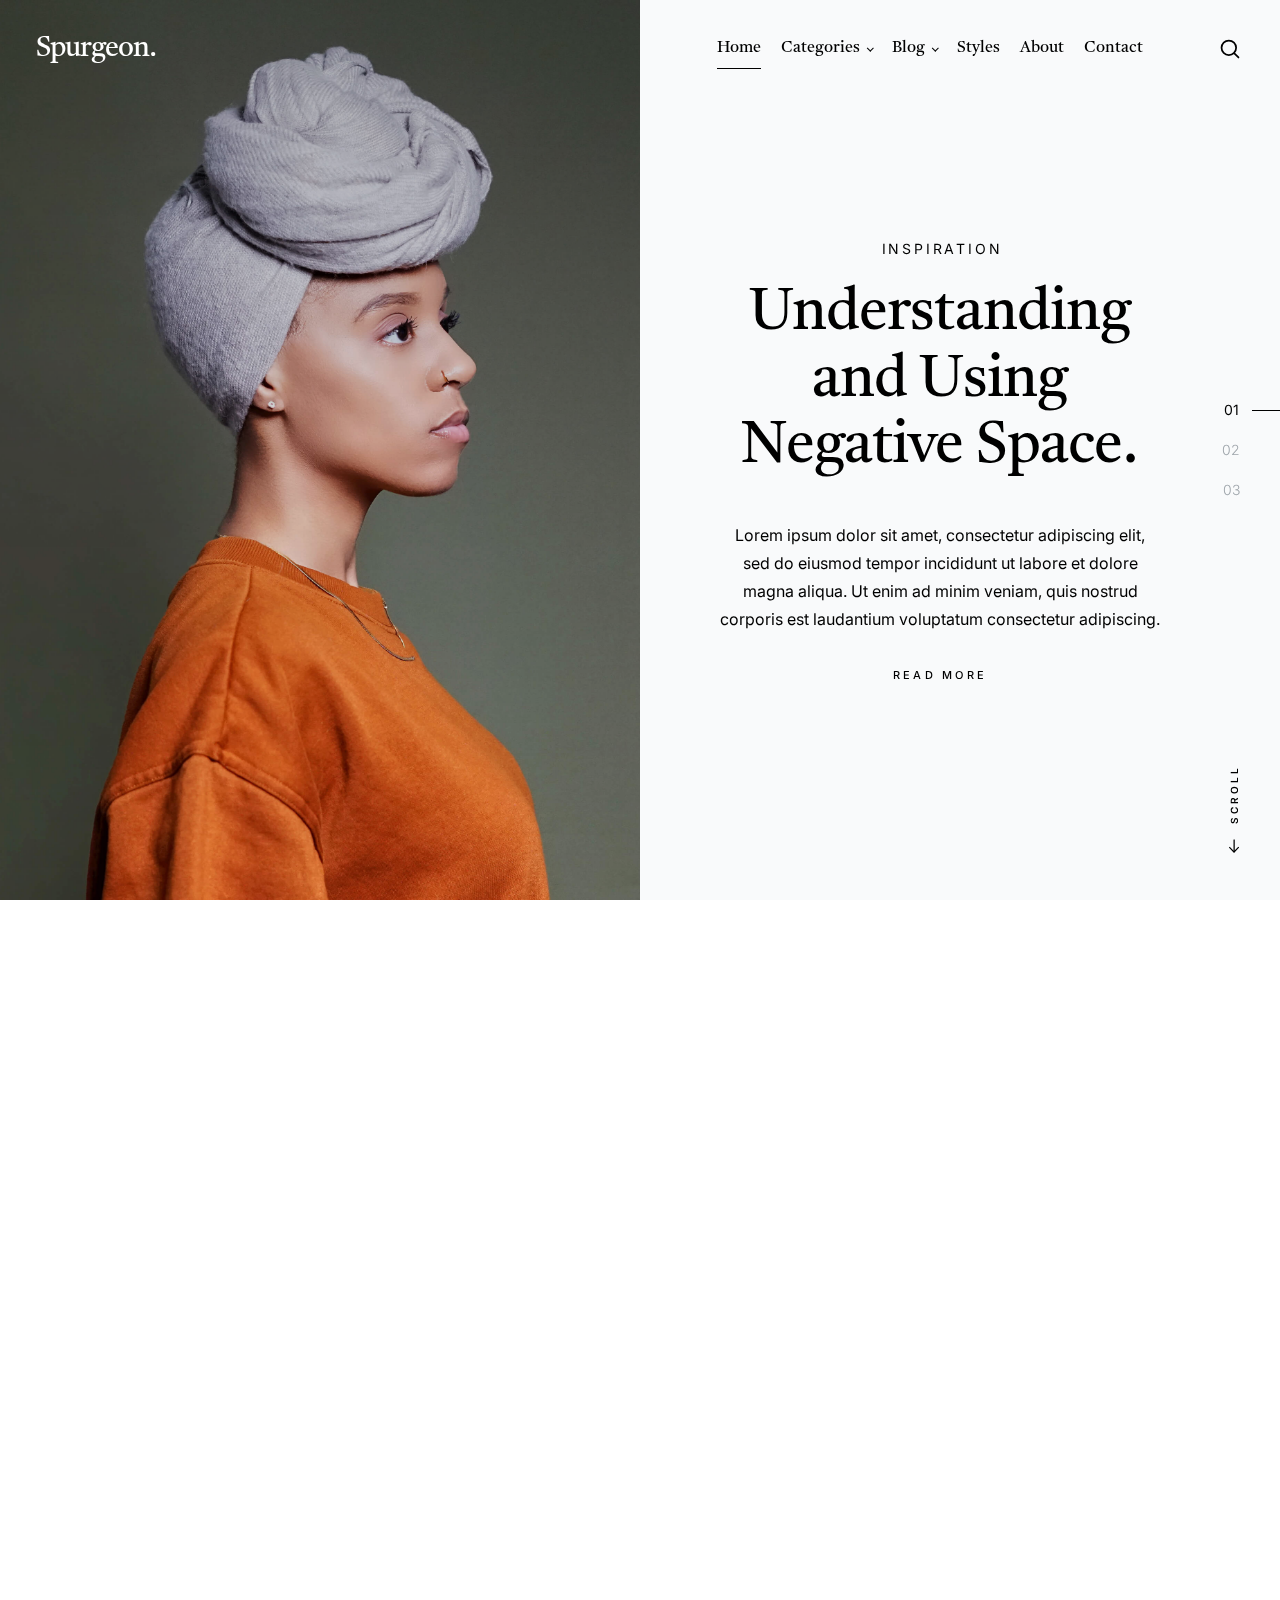
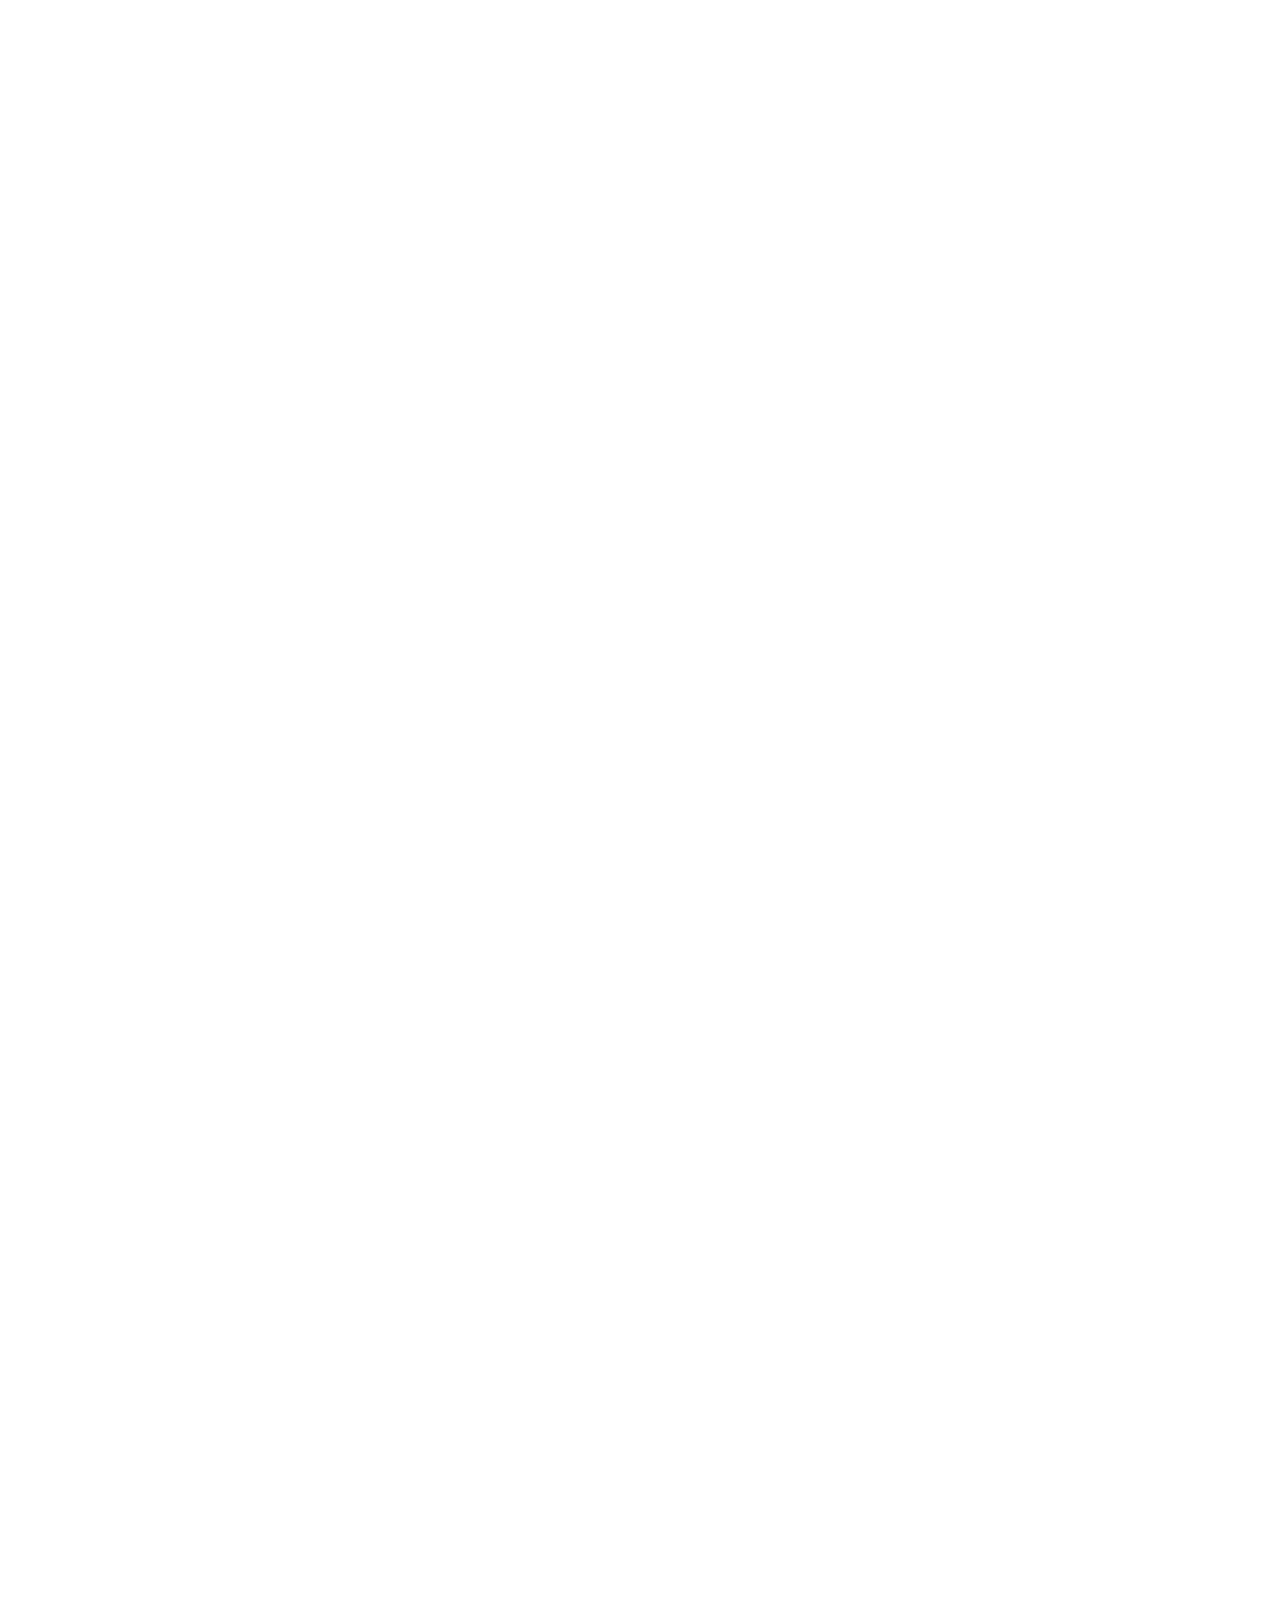
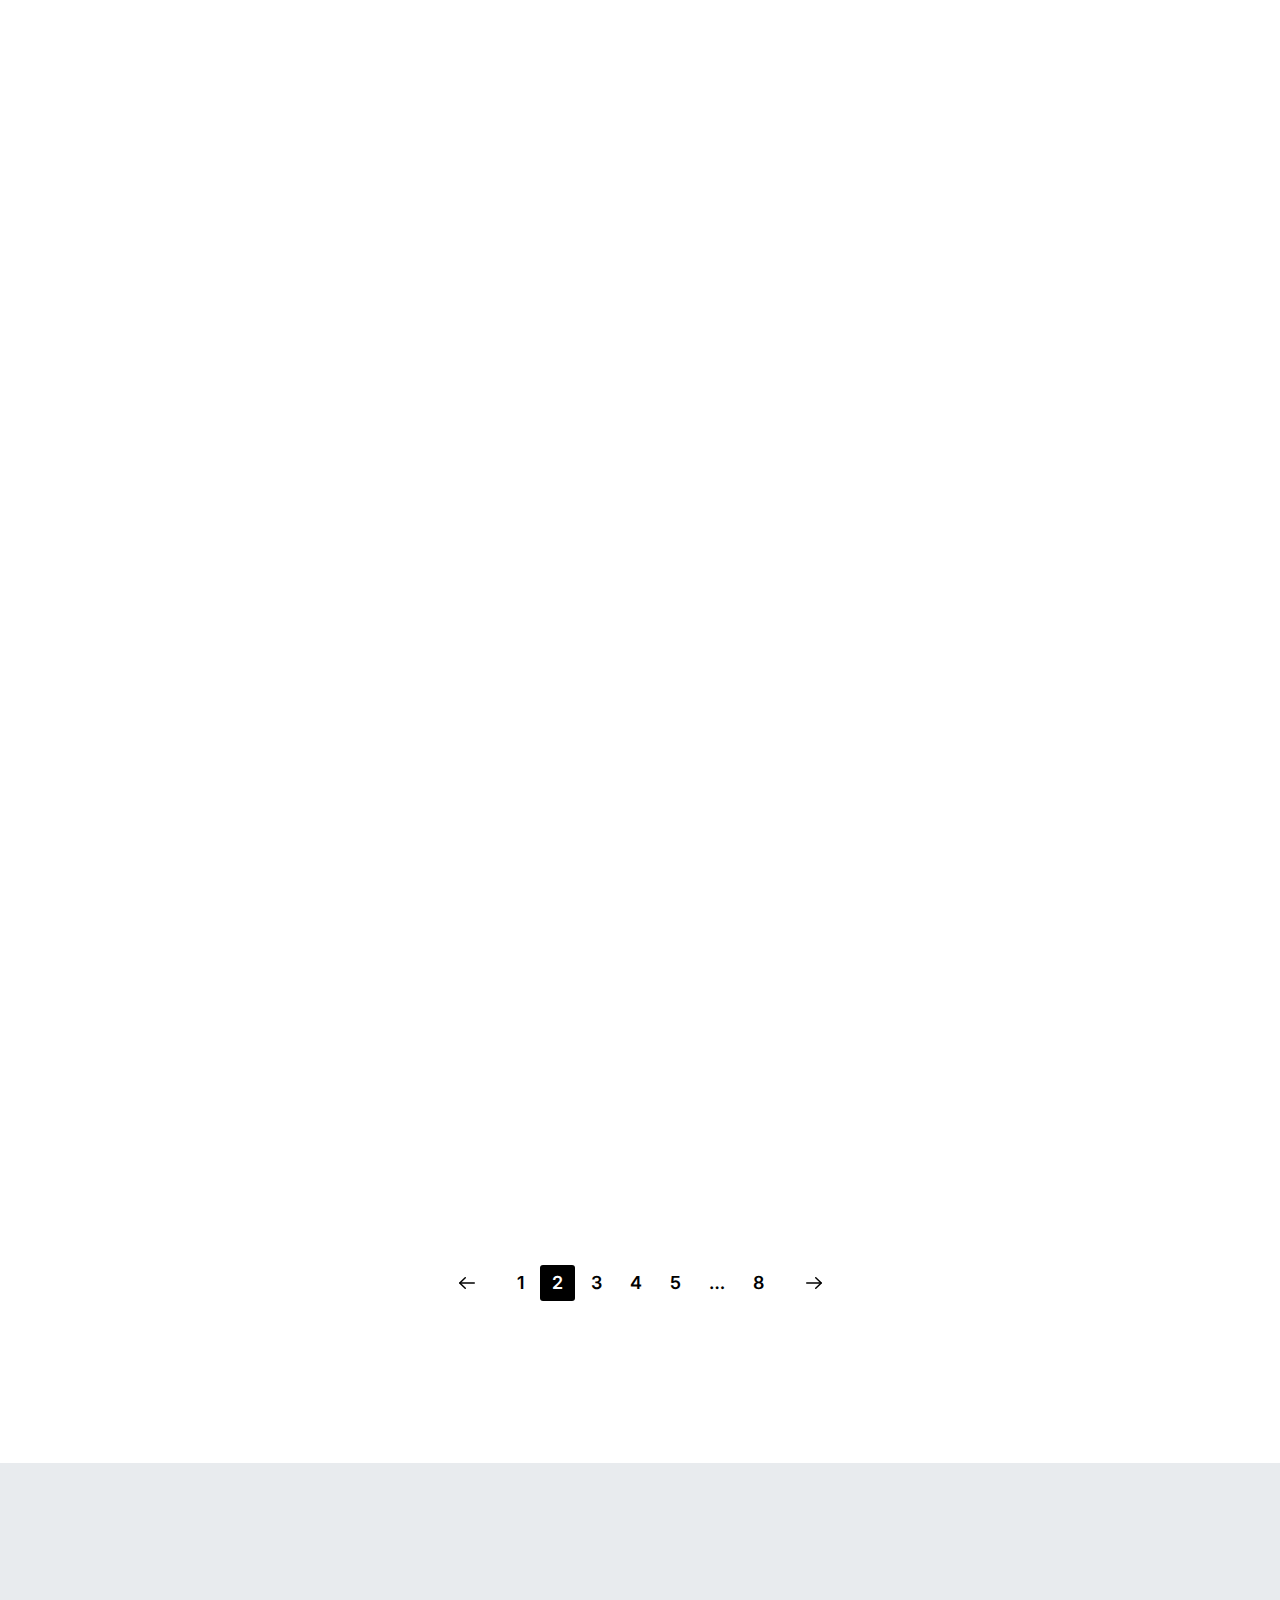
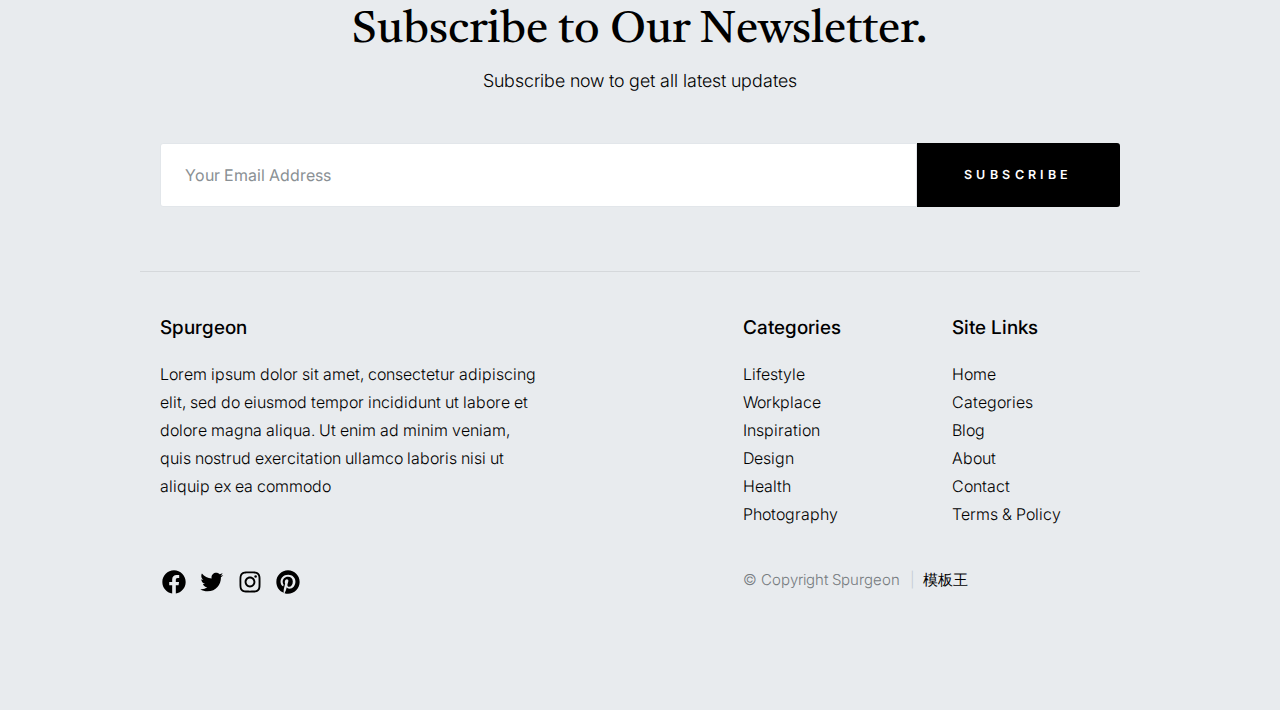
<file: index.html>
<!DOCTYPE html>
<html lang="en">
  <head>
    <meta charset="UTF-8">
    <link rel="icon" href="./favicon.ico">
    <meta name="viewport" content="width=device-width, initial-scale=1.0">
    <title>Vite App</title>
    <script type="module" crossorigin src="./assets/index-42d57b40.js"></script>
    <link rel="stylesheet" href="./assets/index-dc67b845.css">
  </head>
  <body id="top">
    <div id="app"></div>
    
    <script type="module" src="./main.js"></script>
    <script src="./plugins.js"></script>

  </body>
</html>
</file>
<file: assets/index-dc67b845.css>
@import"https://fonts.googleapis.com/css2?family=Castoro:ital@0;1&family=Inter:wght@300;400;500;600;700&display=swap";code[class*=language-],pre[class*=language-]{color:#f8f8f2;background:none;text-shadow:0 1px rgba(0,0,0,.3);font-family:var(--font-mono);font-size:calc(var(--text-size) * .9444);text-align:left;white-space:pre;word-spacing:normal;word-break:normal;word-wrap:normal;line-height:var(--vspace-1);-moz-tab-size:4;-o-tab-size:4;tab-size:4;-webkit-hyphens:none;-moz-hyphens:none;-ms-hyphens:none;hyphens:none}pre[class*=language-]{padding:var(--vspace-0_5) 0 var(--vspace-1);margin:var(--vspace-1) 0;overflow:auto}:not(pre)>code[class*=language-],pre[class*=language-]{background:#272822}:not(pre)>code[class*=language-]{padding:.1em;white-space:normal}.token.comment,.token.prolog,.token.doctype,.token.cdata{color:#708090}.token.punctuation{color:#f8f8f2}.token.namespace{opacity:.7}.token.property,.token.tag,.token.constant,.token.symbol,.token.deleted{color:#f92672}.token.boolean,.token.number{color:#ae81ff}.token.selector,.token.attr-name,.token.string,.token.char,.token.builtin,.token.inserted{color:#a6e22e}.token.operator,.token.entity,.token.url,.language-css .token.string,.style .token.string,.token.variable{color:#f8f8f2}.token.atrule,.token.attr-value,.token.function,.token.class-name{color:#e6db74}.token.keyword{color:#66d9ef}.token.regex,.token.important{color:#fd971f}.token.important,.token.bold{font-weight:700}.token.italic{font-style:italic}.token.entity{cursor:help}@font-face{font-family:swiper-icons;src:url(data:application/font-woff;charset=utf-8;base64,\ [base64]//wADZ2x5ZgAAAywAAADMAAAD2MHtryVoZWFkAAABbAAAADAAAAA2E2+eoWhoZWEAAAGcAAAAHwAAACQC9gDzaG10eAAAAigAAAAZAAAArgJkABFsb2NhAAAC0AAAAFoAAABaFQAUGG1heHAAAAG8AAAAHwAAACAAcABAbmFtZQAAA/gAAAE5AAACXvFdBwlwb3N0AAAFNAAAAGIAAACE5s74hXjaY2BkYGAAYpf5Hu/j+W2+MnAzMYDAzaX6QjD6/4//Bxj5GA8AuRwMYGkAPywL13jaY2BkYGA88P8Agx4j+/8fQDYfA1AEBWgDAIB2BOoAeNpjYGRgYNBh4GdgYgABEMnIABJzYNADCQAACWgAsQB42mNgYfzCOIGBlYGB0YcxjYGBwR1Kf2WQZGhhYGBiYGVmgAFGBiQQkOaawtDAoMBQxXjg/wEGPcYDDA4wNUA2CCgwsAAAO4EL6gAAeNpj2M0gyAACqxgGNWBkZ2D4/wMA+xkDdgAAAHjaY2BgYGaAYBkGRgYQiAHyGMF8FgYHIM3DwMHABGQrMOgyWDLEM1T9/w8UBfEMgLzE////P/5//f/V/xv+r4eaAAeMbAxwIUYmIMHEgKYAYjUcsDAwsLKxc3BycfPw8jEQA/[base64]/uznmfPFBNODM2K7MTQ45YEAZqGP81AmGGcF3iPqOop0r1SPTaTbVkfUe4HXj97wYE+yNwWYxwWu4v1ugWHgo3S1XdZEVqWM7ET0cfnLGxWfkgR42o2PvWrDMBSFj/IHLaF0zKjRgdiVMwScNRAoWUoH78Y2icB/yIY09An6AH2Bdu/UB+yxopYshQiEvnvu0dURgDt8QeC8PDw7Fpji3fEA4z/PEJ6YOB5hKh4dj3EvXhxPqH/SKUY3rJ7srZ4FZnh1PMAtPhwP6fl2PMJMPDgeQ4rY8YT6Gzao0eAEA409DuggmTnFnOcSCiEiLMgxCiTI6Cq5DZUd3Qmp10vO0LaLTd2cjN4fOumlc7lUYbSQcZFkutRG7g6JKZKy0RmdLY680CDnEJ+UMkpFFe1RN7nxdVpXrC4aTtnaurOnYercZg2YVmLN/d/gczfEimrE/fs/bOuq29Zmn8tloORaXgZgGa78yO9/cnXm2BpaGvq25Dv9S4E9+5SIc9PqupJKhYFSSl47+Qcr1mYNAAAAeNptw0cKwkAAAMDZJA8Q7OUJvkLsPfZ6zFVERPy8qHh2YER+3i/BP83vIBLLySsoKimrqKqpa2hp6+jq6RsYGhmbmJqZSy0sraxtbO3sHRydnEMU4uR6yx7JJXveP7WrDycAAAAAAAH//wACeNpjYGRgYOABYhkgZgJCZgZNBkYGLQZtIJsFLMYAAAw3ALgAeNolizEKgDAQBCchRbC2sFER0YD6qVQiBCv/H9ezGI6Z5XBAw8CBK/m5iQQVauVbXLnOrMZv2oLdKFa8Pjuru2hJzGabmOSLzNMzvutpB3N42mNgZGBg4GKQYzBhYMxJLMlj4GBgAYow/P/PAJJhLM6sSoWKfWCAAwDAjgbRAAB42mNgYGBkAIIbCZo5IPrmUn0hGA0AO8EFTQAA) format("woff");font-weight:400;font-style:normal}:root{--swiper-theme-color: #007aff}.swiper-container{margin-left:auto;margin-right:auto;position:relative;overflow:hidden;list-style:none;padding:0;z-index:1}.swiper-container-vertical>.swiper-wrapper{flex-direction:column}.swiper-wrapper{position:relative;width:100%;height:100%;z-index:1;display:flex;transition-property:transform;box-sizing:content-box}.swiper-container-android .swiper-slide,.swiper-wrapper{transform:translateZ(0)}.swiper-container-multirow>.swiper-wrapper{flex-wrap:wrap}.swiper-container-multirow-column>.swiper-wrapper{flex-wrap:wrap;flex-direction:column}.swiper-container-free-mode>.swiper-wrapper{transition-timing-function:ease-out;margin:0 auto}.swiper-slide{flex-shrink:0;width:100%;height:100%;position:relative;transition-property:transform}.swiper-slide-invisible-blank{visibility:hidden}.swiper-container-autoheight,.swiper-container-autoheight .swiper-slide{height:auto}.swiper-container-autoheight .swiper-wrapper{align-items:flex-start;transition-property:transform,height}.swiper-container-3d{perspective:1200px}.swiper-container-3d .swiper-wrapper,.swiper-container-3d .swiper-slide,.swiper-container-3d .swiper-slide-shadow-left,.swiper-container-3d .swiper-slide-shadow-right,.swiper-container-3d .swiper-slide-shadow-top,.swiper-container-3d .swiper-slide-shadow-bottom,.swiper-container-3d .swiper-cube-shadow{transform-style:preserve-3d}.swiper-container-3d .swiper-slide-shadow-left,.swiper-container-3d .swiper-slide-shadow-right,.swiper-container-3d .swiper-slide-shadow-top,.swiper-container-3d .swiper-slide-shadow-bottom{position:absolute;left:0;top:0;width:100%;height:100%;pointer-events:none;z-index:10}.swiper-container-3d .swiper-slide-shadow-left{background-image:linear-gradient(to left,rgba(0,0,0,.5),rgba(0,0,0,0))}.swiper-container-3d .swiper-slide-shadow-right{background-image:linear-gradient(to right,rgba(0,0,0,.5),rgba(0,0,0,0))}.swiper-container-3d .swiper-slide-shadow-top{background-image:linear-gradient(to top,rgba(0,0,0,.5),rgba(0,0,0,0))}.swiper-container-3d .swiper-slide-shadow-bottom{background-image:linear-gradient(to bottom,rgba(0,0,0,.5),rgba(0,0,0,0))}.swiper-container-css-mode>.swiper-wrapper{overflow:auto;scrollbar-width:none;-ms-overflow-style:none}.swiper-container-css-mode>.swiper-wrapper::-webkit-scrollbar{display:none}.swiper-container-css-mode>.swiper-wrapper>.swiper-slide{scroll-snap-align:start start}.swiper-container-horizontal.swiper-container-css-mode>.swiper-wrapper{scroll-snap-type:x mandatory}.swiper-container-vertical.swiper-container-css-mode>.swiper-wrapper{scroll-snap-type:y mandatory}:root{--swiper-navigation-size: 44px}.swiper-button-prev,.swiper-button-next{position:absolute;top:50%;width:calc(var(--swiper-navigation-size) / 44 * 27);height:var(--swiper-navigation-size);margin-top:calc(-1 * var(--swiper-navigation-size) / 2);z-index:10;cursor:pointer;display:flex;align-items:center;justify-content:center;color:var(--swiper-navigation-color, var(--swiper-theme-color))}.swiper-button-prev.swiper-button-disabled,.swiper-button-next.swiper-button-disabled{opacity:.35;cursor:auto;pointer-events:none}.swiper-button-prev:after,.swiper-button-next:after{font-family:swiper-icons;font-size:var(--swiper-navigation-size);text-transform:none!important;letter-spacing:0;text-transform:none;font-variant:initial;line-height:1}.swiper-button-prev,.swiper-container-rtl .swiper-button-next{left:10px;right:auto}.swiper-button-prev:after,.swiper-container-rtl .swiper-button-next:after{content:"prev"}.swiper-button-next,.swiper-container-rtl .swiper-button-prev{right:10px;left:auto}.swiper-button-next:after,.swiper-container-rtl .swiper-button-prev:after{content:"next"}.swiper-button-prev.swiper-button-white,.swiper-button-next.swiper-button-white{--swiper-navigation-color: #ffffff}.swiper-button-prev.swiper-button-black,.swiper-button-next.swiper-button-black{--swiper-navigation-color: #000000}.swiper-button-lock{display:none}.swiper-pagination{position:absolute;text-align:center;transition:.3s opacity;transform:translateZ(0);z-index:10}.swiper-pagination.swiper-pagination-hidden{opacity:0}.swiper-pagination-fraction,.swiper-pagination-custom,.swiper-container-horizontal>.swiper-pagination-bullets{bottom:10px;left:0;width:100%}.swiper-pagination-bullets-dynamic{overflow:hidden;font-size:0}.swiper-pagination-bullets-dynamic .swiper-pagination-bullet{transform:scale(.33);position:relative}.swiper-pagination-bullets-dynamic .swiper-pagination-bullet-active,.swiper-pagination-bullets-dynamic .swiper-pagination-bullet-active-main{transform:scale(1)}.swiper-pagination-bullets-dynamic .swiper-pagination-bullet-active-prev{transform:scale(.66)}.swiper-pagination-bullets-dynamic .swiper-pagination-bullet-active-prev-prev{transform:scale(.33)}.swiper-pagination-bullets-dynamic .swiper-pagination-bullet-active-next{transform:scale(.66)}.swiper-pagination-bullets-dynamic .swiper-pagination-bullet-active-next-next{transform:scale(.33)}.swiper-pagination-bullet{width:8px;height:8px;display:inline-block;border-radius:100%;background:#000;opacity:.2}button.swiper-pagination-bullet{border:none;margin:0;padding:0;box-shadow:none;-webkit-appearance:none;-moz-appearance:none;appearance:none}.swiper-pagination-clickable .swiper-pagination-bullet{cursor:pointer}.swiper-pagination-bullet-active{opacity:1;background:var(--swiper-pagination-color, var(--swiper-theme-color))}.swiper-container-vertical>.swiper-pagination-bullets{right:10px;top:50%;transform:translate3d(0,-50%,0)}.swiper-container-vertical>.swiper-pagination-bullets .swiper-pagination-bullet{margin:6px 0;display:block}.swiper-container-vertical>.swiper-pagination-bullets.swiper-pagination-bullets-dynamic{top:50%;transform:translateY(-50%);width:8px}.swiper-container-vertical>.swiper-pagination-bullets.swiper-pagination-bullets-dynamic .swiper-pagination-bullet{display:inline-block;transition:.2s transform,.2s top}.swiper-container-horizontal>.swiper-pagination-bullets .swiper-pagination-bullet{margin:0 4px}.swiper-container-horizontal>.swiper-pagination-bullets.swiper-pagination-bullets-dynamic{left:50%;transform:translate(-50%);white-space:nowrap}.swiper-container-horizontal>.swiper-pagination-bullets.swiper-pagination-bullets-dynamic .swiper-pagination-bullet{transition:.2s transform,.2s left}.swiper-container-horizontal.swiper-container-rtl>.swiper-pagination-bullets-dynamic .swiper-pagination-bullet{transition:.2s transform,.2s right}.swiper-pagination-progressbar{background:rgba(0,0,0,.25);position:absolute}.swiper-pagination-progressbar .swiper-pagination-progressbar-fill{background:var(--swiper-pagination-color, var(--swiper-theme-color));position:absolute;left:0;top:0;width:100%;height:100%;transform:scale(0);transform-origin:left top}.swiper-container-rtl .swiper-pagination-progressbar .swiper-pagination-progressbar-fill{transform-origin:right top}.swiper-container-horizontal>.swiper-pagination-progressbar,.swiper-container-vertical>.swiper-pagination-progressbar.swiper-pagination-progressbar-opposite{width:100%;height:4px;left:0;top:0}.swiper-container-vertical>.swiper-pagination-progressbar,.swiper-container-horizontal>.swiper-pagination-progressbar.swiper-pagination-progressbar-opposite{width:4px;height:100%;left:0;top:0}.swiper-pagination-white{--swiper-pagination-color: #ffffff}.swiper-pagination-black{--swiper-pagination-color: #000000}.swiper-pagination-lock{display:none}.swiper-scrollbar{border-radius:10px;position:relative;-ms-touch-action:none;background:rgba(0,0,0,.1)}.swiper-container-horizontal>.swiper-scrollbar{position:absolute;left:1%;bottom:3px;z-index:50;height:5px;width:98%}.swiper-container-vertical>.swiper-scrollbar{position:absolute;right:3px;top:1%;z-index:50;width:5px;height:98%}.swiper-scrollbar-drag{height:100%;width:100%;position:relative;background:rgba(0,0,0,.5);border-radius:10px;left:0;top:0}.swiper-scrollbar-cursor-drag{cursor:move}.swiper-scrollbar-lock{display:none}.swiper-zoom-container{width:100%;height:100%;display:flex;justify-content:center;align-items:center;text-align:center}.swiper-zoom-container>img,.swiper-zoom-container>svg,.swiper-zoom-container>canvas{max-width:100%;max-height:100%;object-fit:contain}.swiper-slide-zoomed{cursor:move}.swiper-lazy-preloader{width:42px;height:42px;position:absolute;left:50%;top:50%;margin-left:-21px;margin-top:-21px;z-index:10;transform-origin:50%;animation:swiper-preloader-spin 1s infinite linear;box-sizing:border-box;border:4px solid var(--swiper-preloader-color, var(--swiper-theme-color));border-radius:50%;border-top-color:transparent}.swiper-lazy-preloader-white{--swiper-preloader-color: #fff}.swiper-lazy-preloader-black{--swiper-preloader-color: #000}@keyframes swiper-preloader-spin{to{transform:rotate(360deg)}}.swiper-container .swiper-notification{position:absolute;left:0;top:0;pointer-events:none;opacity:0;z-index:-1000}.swiper-container-fade.swiper-container-free-mode .swiper-slide{transition-timing-function:ease-out}.swiper-container-fade .swiper-slide{pointer-events:none;transition-property:opacity}.swiper-container-fade .swiper-slide .swiper-slide{pointer-events:none}.swiper-container-fade .swiper-slide-active,.swiper-container-fade .swiper-slide-active .swiper-slide-active{pointer-events:auto}.swiper-container-cube{overflow:visible}.swiper-container-cube .swiper-slide{pointer-events:none;-webkit-backface-visibility:hidden;backface-visibility:hidden;z-index:1;visibility:hidden;transform-origin:0 0;width:100%;height:100%}.swiper-container-cube .swiper-slide .swiper-slide{pointer-events:none}.swiper-container-cube.swiper-container-rtl .swiper-slide{transform-origin:100% 0}.swiper-container-cube .swiper-slide-active,.swiper-container-cube .swiper-slide-active .swiper-slide-active{pointer-events:auto}.swiper-container-cube .swiper-slide-active,.swiper-container-cube .swiper-slide-next,.swiper-container-cube .swiper-slide-prev,.swiper-container-cube .swiper-slide-next+.swiper-slide{pointer-events:auto;visibility:visible}.swiper-container-cube .swiper-slide-shadow-top,.swiper-container-cube .swiper-slide-shadow-bottom,.swiper-container-cube .swiper-slide-shadow-left,.swiper-container-cube .swiper-slide-shadow-right{z-index:0;-webkit-backface-visibility:hidden;backface-visibility:hidden}.swiper-container-cube .swiper-cube-shadow{position:absolute;left:0;bottom:0;width:100%;height:100%;background:#000;opacity:.6;-webkit-filter:blur(50px);filter:blur(50px);z-index:0}.swiper-container-flip{overflow:visible}.swiper-container-flip .swiper-slide{pointer-events:none;-webkit-backface-visibility:hidden;backface-visibility:hidden;z-index:1}.swiper-container-flip .swiper-slide .swiper-slide{pointer-events:none}.swiper-container-flip .swiper-slide-active,.swiper-container-flip .swiper-slide-active .swiper-slide-active{pointer-events:auto}.swiper-container-flip .swiper-slide-shadow-top,.swiper-container-flip .swiper-slide-shadow-bottom,.swiper-container-flip .swiper-slide-shadow-left,.swiper-container-flip .swiper-slide-shadow-right{z-index:0;-webkit-backface-visibility:hidden;backface-visibility:hidden}:root{--font-1: "Inter", sans-serif;--font-2: "Castoro", serif;--font-mono: Consolas, "Andale Mono", Courier, "Courier New", monospace}:root{--color-1: hsla(176, 93%, 24%, 1);--color-2: hsla(9, 68%, 58%, 1);--color-1-lighter: hsla(176, 93%, 44%, 1);--color-1-light: hsla(176, 93%, 34%, 1);--color-1-dark: hsla(176, 93%, 14%, 1);--color-1-darker: hsla(176, 93%, 8%, 1);--color-2-lighter: hsla(9, 68%, 78%, 1);--color-2-light: hsla(9, 68%, 68%, 1);--color-2-dark: hsla(9, 68%, 48%, 1);--color-2-darker: hsla(9, 68%, 38%, 1);--color-error: hsla(359, 100%, 91%, 1);--color-success: hsla(76, 69%, 68%, 1);--color-info: hsla(205, 82%, 91%, 1);--color-notice: hsla(51, 100%, 80%, 1);--color-error-content: hsla(359, 50%, 50%, 1);--color-success-content: hsla(76, 29%, 28%, 1);--color-info-content: hsla(205, 32%, 31%, 1);--color-notice-content: hsla(51, 30%, 30%, 1);--color-black: #000000;--color-gray-19: #141415;--color-gray-18: #27292a;--color-gray-17: #3b3d40;--color-gray-16: #4f5255;--color-gray-15: #63676a;--color-gray-14: #767b7f;--color-gray-13: #8a9094;--color-gray-12: #9ea4aa;--color-gray-11: #b1b9bf;--color-gray-10: #c5cdd4;--color-gray-9: #cbd2d8;--color-gray-8: #d1d7dd;--color-gray-7: #d6dce1;--color-gray-6: #dce1e5;--color-gray-5: #e2e6ea;--color-gray-4: #e8ebee;--color-gray-3: #eef0f2;--color-gray-2: #f3f5f6;--color-gray-1: #f9fafb;--color-white: #ffffff;--color-text: var(--color-black);--color-text-dark: var(--color-black);--color-text-light: var(--color-gray-15);--color-placeholder: var(--color-gray-13);--color-btn: var(--color-gray-5);--color-btn-text: var(--color-black);--color-btn-hover: var(--color-gray-7);--color-btn-hover-text: var(--color-black);--color-btn-primary: var(--color-black);--color-btn-primary-text: var(--color-white);--color-btn-primary-hover: var(--color-1);--color-btn-primary-hover-text: var(--color-white);--color-btn-stroke: var(--color-black);--color-btn-stroke-text: var(--color-black);--color-btn-stroke-hover: var(--color-black);--color-btn-stroke-hover-text: var(--color-white);--color-preloader-bg: white;--color-loader: black;--color-loader-light: rgba(0, 0, 0, .1);--color-body: white;--color-border: rgba(0, 0, 0, .08);--border-radius: 3px}:root{--base-size: 62.5%;--multiplier: 1;--base-font-size: calc(1.8rem * var(--multiplier));--space: calc(3.2rem * var(--multiplier));--vspace-0_125: calc(.125 * var(--space));--vspace-0_25: calc(.25 * var(--space));--vspace-0_375: calc(.375 * var(--space));--vspace-0_5: calc(.5 * var(--space));--vspace-0_625: calc(.625 * var(--space));--vspace-0_75: calc(.75 * var(--space));--vspace-0_875: calc(.875 * var(--space));--vspace-1: calc(var(--space));--vspace-1_25: calc(1.25 * var(--space));--vspace-1_5: calc(1.5 * var(--space));--vspace-1_75: calc(1.75 * var(--space));--vspace-2: calc(2 * var(--space));--vspace-2_5: calc(2.5 * var(--space));--vspace-3: calc(3 * var(--space));--vspace-3_5: calc(3.5 * var(--space));--vspace-4: calc(4 * var(--space));--vspace-4_5: calc(4.5 * var(--space));--vspace-5: calc(5 * var(--space));--text-scale-ratio: 1.2;--text-size: var(--base-font-size);--text-xs: calc((var(--text-size) / var(--text-scale-ratio)) / var(--text-scale-ratio));--text-sm: calc(var(--text-xs) * var(--text-scale-ratio));--text-md: calc(var(--text-sm) * var(--text-scale-ratio) * var(--text-scale-ratio));--text-lg: calc(var(--text-md) * var(--text-scale-ratio));--text-xl: calc(var(--text-lg) * var(--text-scale-ratio));--text-xxl: calc(var(--text-xl) * var(--text-scale-ratio));--text-xxxl: calc(var(--text-xxl) * var(--text-scale-ratio));--text-display-1: calc(var(--text-xxxl) * var(--text-scale-ratio));--text-display-2: calc(var(--text-display-1) * var(--text-scale-ratio));--text-display-3: calc(var(--text-display-2) * var(--text-scale-ratio));--vspace-btn: var(--vspace-2)}@media screen and (max-width: 600px){:root{--multiplier: .9375}}:root{--width-full: 100%;--width-max: 1200px;--width-wide: 1400px;--width-wider: 1600px;--width-widest: 1800px;--width-narrow: 1000px;--width-narrower: 800px;--width-grid-max: var(--width-max);--gutter: 2rem}@media screen and (max-width: 1200px){:root{--gutter: 1.8rem}}@media screen and (max-width: 600px){:root{--gutter: 1rem}}html{line-height:1.15;-webkit-text-size-adjust:100%}body{margin:0}main{display:block}h1{font-size:2em;margin:.67em 0}hr{box-sizing:content-box;height:0;overflow:visible}pre{font-family:monospace,monospace;font-size:1em}a{background-color:transparent}abbr[title]{border-bottom:none;text-decoration:underline;text-decoration:underline dotted}b,strong{font-weight:bolder}code,kbd,samp{font-family:monospace,monospace;font-size:1em}small{font-size:80%}sub,sup{font-size:75%;line-height:0;position:relative;vertical-align:baseline}sub{bottom:-.25em}sup{top:-.5em}img{border-style:none}button,input,optgroup,select,textarea{font-family:inherit;font-size:100%;line-height:1.15;margin:0}button,input{overflow:visible}button,select{text-transform:none}button,[type=button],[type=reset],[type=submit]{-webkit-appearance:button}button::-moz-focus-inner,[type=button]::-moz-focus-inner,[type=reset]::-moz-focus-inner,[type=submit]::-moz-focus-inner{border-style:none;padding:0}button:-moz-focusring,[type=button]:-moz-focusring,[type=reset]:-moz-focusring,[type=submit]:-moz-focusring{outline:1px dotted ButtonText}fieldset{padding:.35em .75em .625em}legend{box-sizing:border-box;color:inherit;display:table;max-width:100%;padding:0;white-space:normal}progress{vertical-align:baseline}textarea{overflow:auto}[type=checkbox],[type=radio]{box-sizing:border-box;padding:0}[type=number]::-webkit-inner-spin-button,[type=number]::-webkit-outer-spin-button{height:auto}[type=search]{-webkit-appearance:textfield;outline-offset:-2px}[type=search]::-webkit-search-decoration{-webkit-appearance:none}::-webkit-file-upload-button{-webkit-appearance:button;font:inherit}details{display:block}summary{display:list-item}template{display:none}[hidden]{display:none}html{font-size:var(--base-size);box-sizing:border-box}*,*:before,*:after{box-sizing:inherit}html,body{height:100%}body{background-color:var(--color-body);-webkit-overflow-scrolling:touch;-webkit-text-size-adjust:100%;-webkit-tap-highlight-color:rgba(0,0,0,0);-webkit-font-smoothing:antialiased;-moz-osx-font-smoothing:grayscale}p{font-size:inherit;text-rendering:optimizeLegibility}a{text-decoration:none}svg,img,video{max-width:100%;height:auto}pre{overflow:auto}div,dl,dt,dd,ul,ol,li,h1,h2,h3,h4,h5,h6,pre,form,p,blockquote,th,td{margin:0;padding:0}input[type=email],input[type=number],input[type=search],input[type=text],input[type=tel],input[type=url],input[type=password],textarea{-webkit-appearance:none;-moz-appearance:none;appearance:none}.row{width:92%;max-width:var(--width-grid-max);margin:0 auto;display:flex;flex-flow:row wrap}.row .row{width:auto;max-width:none;margin-left:calc(var(--gutter) * -1);margin-right:calc(var(--gutter) * -1)}.column{display:block;flex:1 1 0%;padding:0 var(--gutter)}.collapse>.column,.column.collapse{padding:0}.row.row-wrap{flex-wrap:wrap}.row.row-nowrap{flex-wrap:nowrap}.row.row-y-top{align-items:flex-start}.row.row-y-bottom{align-items:flex-end}.row.row-y-center{align-items:center}.row.row-stretch{align-items:stretch}.row.row-baseline{align-items:baseline}.row.row-x-left{justify-content:flex-start}.row.row-x-right{justify-content:flex-end}.row.row-x-center{justify-content:center}.lg-1{flex:none;width:8.33333%}.lg-2{flex:none;width:16.66667%}.lg-3{flex:none;width:25%}.lg-4{flex:none;width:33.33333%}.lg-5{flex:none;width:41.66667%}.lg-6{flex:none;width:50%}.lg-7{flex:none;width:58.33333%}.lg-8{flex:none;width:66.66667%}.lg-9{flex:none;width:75%}.lg-10{flex:none;width:83.33333%}.lg-11{flex:none;width:91.66667%}.lg-12{flex:none;width:100%}.block-lg-one-eight>.column{flex:none;width:12.5%}.block-lg-one-sixth>.column{flex:none;width:16.66667%}.block-lg-one-fifth>.column{flex:none;width:20%}.block-lg-one-fourth>.column{flex:none;width:25%}.block-lg-one-third>.column{flex:none;width:33.33333%}.block-lg-one-half>.column{flex:none;width:50%}.block-lg-whole>.column{flex:none;width:100%}@media screen and (max-width: 1200px){.md-1{flex:none;width:8.33333%}.md-2{flex:none;width:16.66667%}.md-3{flex:none;width:25%}.md-4{flex:none;width:33.33333%}.md-5{flex:none;width:41.66667%}.md-6{flex:none;width:50%}.md-7{flex:none;width:58.33333%}.md-8{flex:none;width:66.66667%}.md-9{flex:none;width:75%}.md-10{flex:none;width:83.33333%}.md-11{flex:none;width:91.66667%}.md-12{flex:none;width:100%}.block-md-one-eight>.column{flex:none;width:12.5%}.block-md-one-sixth>.column{flex:none;width:16.66667%}.block-md-one-fifth>.column{flex:none;width:20%}.block-md-one-fourth>.column{flex:none;width:25%}.block-md-one-third>.column{flex:none;width:33.33333%}.block-md-one-half>.column{flex:none;width:50%}.block-md-whole>.column{flex:none;width:100%}.hide-on-md{display:none}}@media screen and (max-width: 800px){.tab-1{flex:none;width:8.33333%}.tab-2{flex:none;width:16.66667%}.tab-3{flex:none;width:25%}.tab-4{flex:none;width:33.33333%}.tab-5{flex:none;width:41.66667%}.tab-6{flex:none;width:50%}.tab-7{flex:none;width:58.33333%}.tab-8{flex:none;width:66.66667%}.tab-9{flex:none;width:75%}.tab-10{flex:none;width:83.33333%}.tab-11{flex:none;width:91.66667%}.tab-12{flex:none;width:100%}.block-tab-one-eight>.column{flex:none;width:12.5%}.block-tab-one-sixth>.column{flex:none;width:16.66667%}.block-tab-one-fifth>.column{flex:none;width:20%}.block-tab-one-fourth>.column{flex:none;width:25%}.block-tab-one-third>.column{flex:none;width:33.33333%}.block-tab-one-half>.column{flex:none;width:50%}.block-tab-whole>.column{flex:none;width:100%}.hide-on-tab{display:none}}@media screen and (max-width: 600px){.row{width:100%;padding-left:6vw;padding-right:6vw}.row .row{padding-left:0;padding-right:0}.mob-1{flex:none;width:8.33333%}.mob-2{flex:none;width:16.66667%}.mob-3{flex:none;width:25%}.mob-4{flex:none;width:33.33333%}.mob-5{flex:none;width:41.66667%}.mob-6{flex:none;width:50%}.mob-7{flex:none;width:58.33333%}.mob-8{flex:none;width:66.66667%}.mob-9{flex:none;width:75%}.mob-10{flex:none;width:83.33333%}.mob-11{flex:none;width:91.66667%}.mob-12{flex:none;width:100%}.block-mob-one-eight>.column{flex:none;width:12.5%}.block-mob-one-sixth>.column{flex:none;width:16.66667%}.block-mob-one-fifth>.column{flex:none;width:20%}.block-mob-one-fourth>.column{flex:none;width:25%}.block-mob-one-third>.column{flex:none;width:33.33333%}.block-mob-one-half>.column{flex:none;width:50%}.block-mob-whole>.column{flex:none;width:100%}.hide-on-mob{display:none}}@media screen and (max-width: 400px){.row .row{margin-left:0;margin-right:0}.block-stack>.column,.column{flex:none;width:100%;margin-left:0;margin-right:0;padding:0}.hide-on-sm{display:none}}@media screen and (max-width: 1000px){.stack-on-1000,.block-stack-on-1000>.column{flex:none;width:100%;margin-left:0;margin-right:0}}@media screen and (max-width: 700px){.stack-on-700,.block-stack-on-700>.column{flex:none;width:100%;margin-left:0;margin-right:0}}@media screen and (max-width: 550px){.stack-on-550,.block-stack-on-550>.column{flex:none;width:100%;margin-left:0;margin-right:0}}.u-flexitem-center{margin:auto;align-self:center}.u-flexitem-left{margin-right:auto;align-self:center}.u-flexitem-right{margin-left:auto;align-self:center}.u-flexitem-x-center{margin-right:auto;margin-left:auto}.u-flexitem-x-left{margin-right:auto}.u-flexitem-x-right{margin-left:auto}.u-flexitem-y-center{align-self:center}.u-flexitem-y-top{align-self:flex-start}.u-flexitem-y-bottom{align-self:flex-end}.u-screen-reader-text{clip:rect(1px,1px,1px,1px);clip-path:inset(50%);height:1px;width:1px;margin:-1px;overflow:hidden;padding:0;border:0;position:absolute;word-wrap:normal!important}.u-clearfix:after{content:"";display:table;clear:both}.u-hidden{display:none}.u-invisible{visibility:hidden}.u-antialiased{-webkit-font-smoothing:antialiased;-moz-osx-font-smoothing:grayscale}.u-overflow-hidden{overflow:hidden}.u-remove-top{margin-top:0}.u-remove-bottom{margin-bottom:0}.u-add-half-bottom{margin-bottom:var(--vspace-0_5)}.u-add-bottom{margin-bottom:var(--vspace-1)}.u-no-border{border:none}.u-fullwidth{width:100%}.u-pull-left{float:left}.u-pull-right{float:right}body{font-family:var(--font-1);font-size:var(--base-font-size);font-weight:400;line-height:var(--vspace-1);color:var(--color-text)}a{color:var(--color-1);transition:all .3s ease-in-out}a:focus,a:hover,a:active{color:var(--color-2)}a:hover,a:active{outline:0}h1,h2,h3,h4,h5,h6,.h1,.h2,.h3,.h4,.h5,.h6{font-family:var(--font-2);font-weight:400;color:var(--color-text-dark);font-variant-ligatures:common-ligatures;text-rendering:optimizeLegibility}h1,.h1{margin-top:var(--vspace-2_5);margin-bottom:var(--vspace-0_75)}h2,.h2,h3,.h3,h4,.h4{margin-top:var(--vspace-2);margin-bottom:var(--vspace-0_75)}h5,.h5,h6,.h6{margin-top:var(--vspace-1_75);margin-bottom:var(--vspace-0_5)}h1,.h1{font-size:var(--text-display-2);line-height:calc(2.25 * var(--space));letter-spacing:-.01em}@media screen and (max-width: 500px){h1,.h1{font-size:var(--text-display-1);line-height:calc(1.875 * var(--space))}}h2,.h2{font-size:var(--text-xxl);line-height:calc(1.375 * var(--space))}h3,.h3{font-size:var(--text-xl);line-height:calc(1.125 * var(--space))}h4,.h4{font-size:var(--text-lg);line-height:var(--vspace-1)}h5,.h5{font-size:var(--text-md);line-height:var(--vspace-0_875)}h6,.h6{font-family:var(--font-1);font-weight:600;font-size:var(--text-sm);line-height:var(--vspace-0_75);text-transform:uppercase;letter-spacing:.3rem}em,i,strong,b{font-size:inherit;line-height:inherit}em,i{font-style:italic}strong,b{font-weight:600}small{font-size:80%;font-weight:400;line-height:var(--vspace-0_5)}blockquote{margin:0 0 var(--vspace-1) 0;padding:var(--vspace-1) var(--vspace-1_5);border-left:2px solid var(--color-text-dark);position:relative}blockquote p{font-family:var(--font-1);font-weight:400;font-size:var(--text-lg);font-style:normal;line-height:var(--vspace-1_25);color:var(--color-text-dark);padding:0}blockquote cite{display:block;font-family:var(--font-1);font-weight:400;font-size:var(--text-sm);line-height:var(--vspace-0_75);font-style:normal}blockquote cite:before{content:"— "}blockquote cite,blockquote cite a,blockquote cite a:visited{color:var(--color-text-light);border:none}@media screen and (max-width: 500px){blockquote{padding:var(--vspace-0_75) var(--vspace-0_75)}blockquote p{font-size:var(--text-md);line-height:var(--vspace-1)}}figure img,p img{margin:0;vertical-align:bottom}figure{display:block;margin-left:0;margin-right:0}figure img+figcaption{margin-top:var(--vspace-1)}figcaption{font-size:var(--text-sm);text-align:center;margin-bottom:0}var,kbd,samp,code,pre{font-family:var(--font-mono)}pre{padding:var(--vspace-0_75) var(--vspace-1) var(--vspace-1);background:var(--color-gray-6);overflow-x:auto}code{font-size:var(--text-sm);line-height:1.6rem;margin:0 .2rem;padding:calc(((var(--vspace-1) - 1.6rem) / 2) - .1rem) calc(.8rem - .1rem);white-space:nowrap;background:var(--color-gray-6);border:1px solid var(--color-gray-10);color:var(--color-text-dark);border-radius:3px}pre>code{display:block;white-space:pre;line-height:var(--vspace-1);padding:0;margin:0;border:none}del{text-decoration:line-through}abbr{font-family:var(--font-1);font-weight:600;font-variant:small-caps;text-transform:lowercase;letter-spacing:.1em}abbr[title],dfn[title]{border-bottom:1px dotted;cursor:help;text-decoration:none}mark{background:var(--color-1-lighter);color:var(--color-black)}hr{border:solid var(--color-border);border-width:.1rem 0 0;clear:both;margin:var(--vspace-2) 0 calc(var(--vspace-2) - 1px);height:0}hr.fancy{border:none;margin:var(--vspace-2) 0;height:var(--vspace-1);text-align:center}hr.fancy:before{content:"*****";letter-spacing:.3em}.lead,.attention-getter{font-family:var(--font-1);font-weight:300;font-size:var(--text-md);line-height:var(--vspace-1_25);color:var(--color-text-light)}@media screen and (max-width: 500px){.lead,.attention-getter{font-size:calc(var(--text-size) * 1.0556);line-height:calc(1.125 * var(--space))}}@media screen and (max-width: 400px){.lead,.attention-getter{font-size:var(--text-size);line-height:var(--vspace-1)}}.pull-quote{position:relative;padding:0;margin-top:0;text-align:center}.pull-quote blockquote{border:none;margin:0 auto;max-width:62rem;padding-top:var(--vspace-2_5);position:relative}.pull-quote blockquote p{font-weight:400;color:var(--color-text-dark)}.pull-quote blockquote:before{content:"";display:block;height:var(--vspace-1);width:var(--vspace-1);background-repeat:no-repeat;background:center center;background-size:contain;background-image:url(./icon-quote-eb4158db.svg);transform:translate(-50%,0,0);position:absolute;top:var(--vspace-1);left:50%}.drop-cap:first-letter{float:left;font-family:var(--font-1);font-weight:700;font-size:calc(3 * var(--space));line-height:1;padding:0 .125em 0 0;text-transform:uppercase;background:transparent;color:var(--color-text-dark)}.text-center{text-align:center}.text-left{text-align:left}.text-right{text-align:right}ol{list-style:decimal}ul{list-style:disc}li{display:list-item}ol,ul{margin-left:1.6rem}ul li{padding-left:.4rem}ul ul,ul ol,ol ol,ol ul{margin:1.6rem 0 1.6rem 1.6rem}ul.disc li{display:list-item;list-style:none;padding:0 0 0 .8rem;position:relative}ul.disc li:before{content:"";display:inline-block;width:8px;height:8px;border-radius:50%;background:var(--color-1);position:absolute;left:-.9em;top:11px;vertical-align:middle}dt{margin:0;color:var(--color-1)}dd{margin:0 0 0 2rem}.lining dt,.lining dd{display:inline;margin:0}.lining dt+dt:before,.lining dd+dt:before{content:"\a";white-space:pre}.lining dd+dd:before{content:", "}.lining dd:before{content:": ";margin-left:-.2em}.dictionary-style dt{display:inline;counter-reset:definitions}.dictionary-style dt+dt:before{content:", ";margin-left:-.2em}.dictionary-style dd{display:block;counter-increment:definitions}.dictionary-style dd:before{content:counter(definitions,decimal) ". "}fieldset,button,.btn{margin-bottom:var(--vspace-0_5)}input,textarea,select,pre,blockquote,figure,figcaption,table,p,ul,ol,dl,form,img,.video-container,.ss-custom-select{margin-bottom:var(--vspace-1)}#preloader{position:fixed;display:flex;flex-flow:row wrap;justify-content:center;align-items:center;background:var(--color-preloader-bg);z-index:500;height:100vh;width:100%;opacity:1;overflow:hidden}.no-js #preloader{display:none}#loader{position:relative;width:4px;height:4px;padding:0;display:inline-block}#loader>div{content:"";background:var(--color-loader);width:4px;height:4px;position:absolute;top:0;left:0;border-radius:50%}#loader>div:nth-of-type(1){left:15px}#loader>div:nth-of-type(3){left:-15px}.dots-jump>div{-webkit-animation:dots-jump 1.2s infinite ease;animation:dots-jump 1.2s infinite ease;animation-delay:.2s}.dots-jump>div:nth-of-type(1){animation-delay:.4s}.dots-jump>div:nth-of-type(3){animation-delay:0s}@-webkit-keyframes dots-jump{0%{top:0}40%{top:-6px}80%{top:0}}@keyframes dots-jump{0%{top:0}40%{top:-6px}80%{top:0}}.dots-fade>div{-webkit-animation:dots-fade 1.6s infinite ease;animation:dots-fade 1.6s infinite ease;animation-delay:.4s}.dots-fade>div:nth-of-type(1){animation-delay:.8s}.dots-fade>div:nth-of-type(3){animation-delay:0s}@-webkit-keyframes dots-fade{0%{opacity:1}40%{opacity:.2}80%{opacity:1}}@keyframes dots-fade{0%{opacity:1}40%{opacity:.2}80%{opacity:1}}.dots-pulse>div{-webkit-animation:dots-pulse 1.2s infinite ease;animation:dots-pulse 1.2s infinite ease;animation-delay:.2s}.dots-pulse>div:nth-of-type(1){animation-delay:.4s}.dots-pulse>div:nth-of-type(3){animation-delay:0s}@-webkit-keyframes dots-pulse{0%{-webkit-transform:scale(1);transform:scale(1)}40%{-webkit-transform:scale(1.1);transform:scale(1.3)}80%{-webkit-transform:scale(1);transform:scale(1)}}@keyframes dots-pulse{0%{transform:scale(1)}40%{transform:scale(1.3)}80%{transform:scale(1)}}.ss-loaded #preloader{opacity:0;visibility:hidden;transition:all .6s .9s ease-in-out}.ss-loaded #preloader #loader{opacity:0;transition:opacity .6s ease-in-out}fieldset{border:none;padding:0}input[type=email],input[type=number],input[type=search],input[type=text],input[type=tel],input[type=url],input[type=password],textarea,select{--input-height: var(--vspace-2);--input-line-height: var(--vspace-1);--input-vpadding: calc(((var(--input-height) - var(--input-line-height)) / 2) - 1px);display:block;height:var(--input-height);padding:var(--input-vpadding) calc(2.4rem - 1px);border:0;outline:0;color:var(--color-placeholder);font-family:var(--font-1);font-size:var(--text-sm);font-size:calc(var(--text-size) * .8889);line-height:var(--input-line-height);max-width:100%;background-color:var(--color-gray-3);border:1px solid transparent;transition:all .3s ease-in-out;border-radius:var(--border-radius)}.ss-custom-select{position:relative;padding:0}.ss-custom-select select{-webkit-appearance:none;-moz-appearance:none;appearance:none;text-indent:.01px;text-overflow:"";margin:0;vertical-align:middle}.ss-custom-select select option{padding-left:2rem;padding-right:2rem}.ss-custom-select select::-ms-expand{display:none}.ss-custom-select:after{border-bottom:2px solid black;border-right:2px solid black;content:"";display:block;height:8px;width:8px;margin-top:-7px;pointer-events:none;position:absolute;right:2.4rem;top:50%;transition:all .15s ease-in-out;transform-origin:66% 66%;transform:rotate(45deg)}textarea{min-height:calc(8 * var(--space))}input[type=email]:focus,input[type=number]:focus,input[type=search]:focus,input[type=text]:focus,input[type=tel]:focus,input[type=url]:focus,input[type=password]:focus,textarea:focus,select:focus{color:var(--color-black);background-color:#fff;box-shadow:0 0 5px var(--color-1);border:1px solid var(--color-1-light)}label,legend{font-family:var(--font-1);font-weight:600;font-size:var(--text-sm);line-height:var(--vspace-0_5);margin-bottom:var(--vspace-0_5);color:var(--color-text-dark);display:block}input[type=checkbox],input[type=radio]{display:inline}label>.label-text{display:inline-block;margin-left:1rem;font-family:var(--font-1);line-height:inherit}label>input[type=checkbox],label>input[type=radio]{margin:0;position:relative;top:2px}::-webkit-input-placeholder{color:var(--color-placeholder)}:-moz-placeholder{color:var(--color-placeholder);opacity:1}::-moz-placeholder{color:var(--color-placeholder);opacity:1}:-ms-input-placeholder{color:var(--color-placeholder)}::-ms-input-placeholder{color:var(--color-placeholder)}::placeholder{color:var(--color-placeholder)}input:-webkit-autofill,input:-webkit-autofill:hover,input:-webkit-autofill:focus,textarea:-webkit-autofill,textarea:-webkit-autofill:hover,textarea:-webkit-autofill:focus,select:-webkit-autofill,select:-webkit-autofill:hover,select:-webkit-autofill:focus{-webkit-text-fill-color:var(--color-1);transition:background-color 5000s ease-in-out 0s}.btn,button,input[type=submit],input[type=reset],input[type=button]{--btn-height: var(--vspace-btn);display:inline-block;font-family:var(--font-1);font-weight:600;font-size:var(--text-xs);text-transform:uppercase;letter-spacing:.35em;height:var(--btn-height);line-height:calc(var(--btn-height) - 4px);padding:0 3.6rem;margin:0 .4rem var(--vspace-0_5) 0;color:var(--color-btn-text);text-decoration:none;text-align:center;white-space:nowrap;cursor:pointer;transition:all .3s;border-radius:var(--border-radius);background-color:var(--color-btn);border:2px solid var(--color-btn);-webkit-font-smoothing:antialiased;-moz-osx-font-smoothing:grayscale}.btn:focus,button:focus,input[type=submit]:focus,input[type=reset]:focus,input[type=button]:focus,.btn:hover,button:hover,input[type=submit]:hover,input[type=reset]:hover,input[type=button]:hover{background-color:var(--color-btn-hover);border-color:var(--color-btn-hover);color:var(--color-btn-hover-text);outline:0}.btn.btn--primary,button.btn--primary,input[type=submit].btn--primary,input[type=reset].btn--primary,input[type=button].btn--primary{background:var(--color-btn-primary);border-color:var(--color-btn-primary);color:var(--color-btn-primary-text)}.btn.btn--primary:focus,button.btn--primary:focus,input[type=submit].btn--primary:focus,input[type=reset].btn--primary:focus,input[type=button].btn--primary:focus,.btn.btn--primary:hover,button.btn--primary:hover,input[type=submit].btn--primary:hover,input[type=reset].btn--primary:hover,input[type=button].btn--primary:hover{background:var(--color-btn-primary-hover);border-color:var(--color-btn-primary-hover);color:var(--color-btn-primary-hover-text)}.btn.u-fullwidth,button.u-fullwidth{width:100%;margin-right:0}.btn--small,button.btn--small{--btn-height: calc(var(--vspace-btn) - 1.6rem)}.btn--medium,button.btn--medium{--btn-height: calc(var(--vspace-btn) + .8rem)}.btn--large,button.btn--large{--btn-height: calc(var(--vspace-btn) + 1.6rem)}.btn--stroke,button.btn--stroke{background:transparent!important;font-weight:700;border:2px solid var(--color-btn-stroke);color:var(--color-btn-stroke-text)}.btn--stroke:focus,button.btn--stroke:focus,.btn--stroke:hover,button.btn--stroke:hover{background:var(--color-btn-stroke-hover)!important;border:2px solid var(--color-btn-stroke-hover);color:var(--color-btn-stroke-hover-text)}.btn--pill,button.btn--pill{padding-left:3.2rem!important;padding-right:3.2rem!important;border-radius:1000px!important}table{border-width:0;width:100%;max-width:100%;font-family:var(--font-1);border-collapse:collapse}th,td{padding:var(--vspace-0_5) 3.2rem calc(var(--vspace-0_5) - 1px);text-align:left;border-bottom:1px solid var(--color-border)}th{padding:var(--vspace-0_5) 3.2rem;color:var(--color-text-dark);font-family:var(--font-1);font-weight:600}th:first-child,td:first-child{padding-left:0}th:last-child,td:last-child{padding-right:0}.table-responsive{overflow-x:auto;-webkit-overflow-scrolling:touch}.pgn{--pgn-num-height: calc(var(--vspace-1) + .4rem);margin:0 auto var(--vspace-1);text-align:center}.pgn ul{display:inline-flex;flex-flow:row wrap;justify-content:center;list-style:none;margin-left:0;position:relative;padding:0 6rem}.pgn ul li{margin:0;padding:0}.pgn__num{font-family:var(--font-1);font-weight:600;font-size:var(--text-size);line-height:var(--vspace-1);display:block;padding:.2rem 1.2rem;height:var(--pgn-num-height);margin:.2rem;color:var(--color-text-dark);border-radius:var(--border-radius);transition:all,.3s,ease-in-out}.pgn__num:focus,.pgn__num:hover{background:var(--color-text-dark);color:var(--color-white)}.pgn .current,.pgn .current:focus,.pgn .current:hover{background:var(--color-text-dark);color:var(--color-white)}.pgn .inactive,.pgn .inactive:focus,.pgn .inactive:hover{opacity:.4;cursor:default}.pgn__prev,.pgn__next{display:inline-flex;flex-flow:row wrap;justify-content:center;align-items:center;height:var(--pgn-num-height);width:4.8rem;line-height:var(--vspace-1);border-radius:4px;padding:0;margin:0;opacity:1;font:0/0 a;text-shadow:none;color:transparent;transition:all,.3s,ease-in-out;position:absolute;top:50%;transform:translateY(-50%)}.pgn__prev:focus,.pgn__prev:hover,.pgn__next:focus,.pgn__next:hover{background:var(--color-text-dark)}.pgn__prev svg,.pgn__next svg{height:2.4rem;width:2.4rem;transition:all,.3s,ease-in-out}.pgn__prev svg path,.pgn__next svg path{stroke:var(--color-text-dark)}.pgn__prev:focus svg path,.pgn__prev:hover svg path,.pgn__next:focus svg path,.pgn__next:hover svg path{stroke:#fff}.pgn__prev{left:0}.pgn__next{right:0}.pgn__prev.inactive,.pgn__next.inactive{opacity:.4;cursor:default}.pgn__prev.inactive:focus,.pgn__prev.inactive:hover,.pgn__next.inactive:focus,.pgn__next.inactive:hover{background-color:transparent}@media screen and (max-width: 600px){.pgn ul{padding:0 5.2rem}}.alert-box{padding:var(--vspace-0_75) 4rem var(--vspace-0_75) 3.2rem;margin-bottom:var(--vspace-1);border-radius:var(--border-radius);font-family:var(--font-1);font-weight:500;font-size:var(--text-sm);line-height:var(--vspace-0_75);opacity:1;visibility:visible;position:relative}.alert-box__close{position:absolute;display:block;right:1.6rem;top:1.6rem;cursor:pointer;width:12px;height:12px}.alert-box__close:before,.alert-box__close:after{content:"";display:inline-block;width:1px;height:12px;position:absolute;top:0;left:5px}.alert-box__close:before{transform:rotate(45deg)}.alert-box__close:after{transform:rotate(-45deg)}.alert-box--error{background-color:var(--color-error);color:var(--color-error-content)}.alert-box--error .alert-box__close:before,.alert-box--error .alert-box__close:after{background-color:var(--color-error-content)}.alert-box--success{background-color:var(--color-success);color:var(--color-success-content)}.alert-box--success .alert-box__close:before,.alert-box--success .alert-box__close:after{background-color:var(--color-success-content)}.alert-box--info{background-color:var(--color-info);color:var(--color-info-content)}.alert-box--info .alert-box__close:before,.alert-box--info .alert-box__close:after{background-color:var(--color-info-content)}.alert-box--notice{background-color:var(--color-notice);color:var(--color-notice-content)}.alert-box--notice .alert-box__close:before,.alert-box--notice .alert-box__close:after{background-color:var(--color-notice-content)}.alert-box.hideit{opacity:0;visibility:hidden;transition:all .5s}.skill-bars{list-style:none;margin:var(--vspace-2) 0 var(--vspace-1)}.skill-bars li{height:.4rem;background:var(--color-gray-9);width:100%;margin-bottom:calc(var(--vspace-2) - .4rem);padding:0;position:relative}.skill-bars li strong{position:absolute;left:0;top:calc((var(--vspace-1) * 1.25) * -1);font-family:var(--font-1);font-weight:600;color:var(--color-text-dark);text-transform:uppercase;letter-spacing:.2em;font-size:var(--text-xs);line-height:var(--vspace-0_75)}.skill-bars li .progress{background:var(--color-1);position:relative;height:100%}.skill-bars li .progress span{display:block;font-family:var(--font-1);color:#fff;font-size:1rem;line-height:1;background:var(--color-black);padding:var(--vspace-0_25);border-radius:4px;position:absolute;right:0;top:calc((var(--vspace-1) + .8rem) * -1)}.skill-bars li .progress span:after{position:absolute;left:50%;bottom:-10px;margin-left:-5px;width:0;height:0;border:5px solid transparent;border-top-color:var(--color-black, var(--color-black));content:""}.skill-bars li .percent5{width:5%}.skill-bars li .percent10{width:10%}.skill-bars li .percent15{width:15%}.skill-bars li .percent20{width:20%}.skill-bars li .percent25{width:25%}.skill-bars li .percent30{width:30%}.skill-bars li .percent35{width:35%}.skill-bars li .percent40{width:40%}.skill-bars li .percent45{width:45%}.skill-bars li .percent50{width:50%}.skill-bars li .percent55{width:55%}.skill-bars li .percent60{width:60%}.skill-bars li .percent65{width:65%}.skill-bars li .percent70{width:70%}.skill-bars li .percent75{width:75%}.skill-bars li .percent80{width:80%}.skill-bars li .percent85{width:85%}.skill-bars li .percent90{width:90%}.skill-bars li .percent95{width:95%}.skill-bars li .percent100{width:100%}.stats-tabs{padding:0;margin:var(--vspace-1) 0}.stats-tabs li{display:inline-block;margin:0 1.6rem var(--vspace-0_5) 0;padding:0 1.5rem 0 0;border-right:1px solid var(--color-border)}.stats-tabs li:last-child{margin:0;padding:0;border:none}.stats-tabs li a{display:block;font-family:var(--font-1);font-size:var(--text-lg);font-weight:600;line-height:var(--vspace-1_5);border:none;color:var(--color-text-dark)}.stats-tabs li a:hover{color:var(--color-1)}.stats-tabs li a em{display:block;margin:0;font-family:var(--font-1);font-size:var(--text-sm);line-height:var(--vspace-0_5);font-weight:400;font-style:normal;color:var(--color-text-light)}.wide{max-width:var(--width-wide)}.wider{max-width:var(--width-wider)}.narrow{max-width:var(--width-narrow)}.body-text-sm{font-size:calc(var(--text-size) * .8889);line-height:calc(.9375 * var(--space))}[data-animate-el]{--transition-delay: 0ms;transition-timing-function:cubic-bezier(.28,.12,.22,1);transition-property:opacity,visibility,transform;transition-duration:1s;transition-delay:var(--transition-delay);opacity:0;visibility:hidden;transform:translateY(150%)}.ss-animated [data-animate-el]{opacity:1;visibility:visible;transform:translate(0)}img.u-pull-right{margin:var(--vspace-0_5) 0 var(--vspace-0_5) var(--vspace-0_875)}img.u-pull-left{margin:var(--vspace-0_5) var(--vspace-0_875) var(--vspace-0_5) 0}.video-container{--aspect-ratio: 16/9;position:relative;height:0;overflow:hidden;padding-bottom:calc(100%/(var(--aspect-ratio)))}.video-container iframe,.video-container object,.video-container embed,.video-container video{position:absolute;top:0;left:0;width:100%;height:100%}.swiper-container .swiper-pagination-bullets .swiper-pagination-bullet{margin:0 1.2rem}.swiper-container .swiper-pagination-bullet{width:6px;height:6px;background:rgba(0,0,0,.3);opacity:1}.swiper-container .swiper-pagination-bullet-active{background:black;opacity:1}.bricks{--brick-padding: 4rem;padding-top:var(--vspace-5);padding-bottom:var(--vspace-3)}.bricks--half-top-padding{padding-top:var(--vspace-2_5)}.bricks .masonry{max-width:1520px;width:92%;margin:0 auto var(--vspace-2);overflow:hidden}.bricks .pagination{margin-top:var(--vspace-2)}.bricks-wrapper{position:relative;margin-top:calc(var(--brick-padding) * -1)}.bricks-wrapper .grid-sizer,.bricks-wrapper .brick{width:25%}.bricks-wrapper .brick{float:left;padding:var(--brick-padding) var(--brick-padding) 0}.bricks-wrapper .entry__thumb{overflow:hidden;position:relative}.bricks-wrapper .entry__thumb img{vertical-align:bottom;transition:all .3s ease-in-out;margin:0}.bricks-wrapper .entry__thumb .thumb-link:before{z-index:1;content:"";display:block;background:rgba(0,0,0,.5);opacity:0;visibility:hidden;width:100%;height:100%;transition:all .3s ease-in-out;position:absolute;top:0;left:0}.bricks-wrapper .entry__thumb .thumb-link:after{z-index:1;display:block;content:"...";font-family:georgia,serif;font-size:2.4rem;height:90px;width:90px;letter-spacing:.2rem;line-height:90px;margin-left:-45px;margin-top:-55px;text-align:center;color:#fff;opacity:0;visibility:hidden;transform:scale(.5);transition:all .3s ease-in-out;position:absolute;left:50%;top:50%}.bricks-wrapper .entry__thumb:hover .thumb-link:before{opacity:1;visibility:visible}.bricks-wrapper .entry__thumb:hover .thumb-link:after{opacity:1;visibility:visible;transform:scale(1)}.bricks-wrapper .entry__thumb:hover .thumb-link img{transform:scale(1.05)}.bricks-wrapper .entry__text{padding:var(--vspace-1) 0 calc(var(--vspace-1) + 2px)}.bricks-wrapper .entry__header{margin:0;text-align:left}.bricks-wrapper .entry__title{font-size:var(--text-xl);font-weight:400;line-height:calc(var(--vspace-1) + var(--vspace-0_125));letter-spacing:-.02em;margin-top:0;margin-bottom:var(--vspace-0_875)}.bricks-wrapper .entry__title a,.bricks-wrapper .entry__title a:visited{color:#000}.bricks-wrapper .entry__title a:focus,.bricks-wrapper .entry__title a:hover{color:#000c}.bricks-wrapper .entry__meta{display:block;font-family:var(--font-1);font-weight:400;font-size:1.1rem;text-transform:uppercase;letter-spacing:.1em;line-height:1.455;color:#000;margin-bottom:var(--vspace-0_375)}.bricks-wrapper .entry__meta a{font-weight:300;color:var(--color-gray-15)}.bricks-wrapper .entry__meta a:focus,.bricks-wrapper .entry__meta a:hover{color:#000}.bricks-wrapper .entry__meta .cat-links,.bricks-wrapper .entry__meta .byline{display:inline-block}.bricks-wrapper .entry__meta .cat-links{margin-right:.8rem}.bricks-wrapper .entry__meta .cat-links a:after{content:", "}.bricks-wrapper .entry__meta .cat-links a:last-child:after{display:none}.bricks-wrapper .entry__excerpt{font-weight:400;font-size:1.5rem;line-height:1.733}.bricks-wrapper .entry__excerpt p{margin-bottom:var(--vspace-0_75)}.bricks-wrapper .entry__more-link{display:inline-block;font-size:1.1rem;text-transform:uppercase;letter-spacing:.15em;color:#000;border-bottom:1px solid transparent}.bricks-wrapper .entry__more-link:focus,.bricks-wrapper .entry__more-link:hover{border-bottom:1px solid black}@media screen and (max-width: 1600px){.bricks{--brick-padding: 2.8rem}}@media screen and (max-width: 1500px){.bricks{--brick-padding: 4rem}.bricks .masonry{max-width:1280px}.bricks-wrapper .grid-sizer,.bricks-wrapper .brick{width:33.3333%}}@media screen and (max-width: 1200px){.bricks{--brick-padding: 2.8rem}}@media screen and (max-width: 1080px){.bricks{--brick-padding: 4rem}.bricks-wrapper .grid-sizer,.bricks-wrapper .brick{width:50%}}@media screen and (max-width: 900px){.bricks{--brick-padding: 2.8rem}}@media screen and (max-width: 800px){.bricks{--brick-padding: 2.4rem}}@media screen and (max-width: 700px){.bricks{--brick-padding: 4rem}.bricks .masonry{max-width:500px}.bricks-wrapper .grid-sizer,.bricks-wrapper .brick{width:100%}}@media screen and (max-width: 420px){.bricks .masonry{width:100%}.bricks-wrapper .brick{padding-right:8vw;padding-left:8vw}.bricks-wrapper .entry__title{font-size:calc(var(--text-size) * 1.659)}}.s-pagewrap{display:flex;flex-direction:column;min-height:100%;overflow:hidden;position:relative}.s-header{z-index:100;width:100%;position:absolute;top:2.8rem;left:0}.s-header__branding{z-index:2;font-family:var(--font-2);font-size:2.8rem;line-height:1;letter-spacing:-.03em;transform:translateY(-50%);position:absolute;top:50%;left:3.6rem}.s-header__branding .site-title{margin:0;padding:0}.s-header__branding a{margin:0;padding:0;outline:0;border:none;color:#000}.ss-home .s-header__branding a{color:#fff}.s-header__navigation{max-width:none;width:100%}.s-header__nav-wrap{display:flex;justify-content:center;margin-left:6rem;margin-right:6rem;width:100%}.ss-home .s-header__nav-wrap{margin-left:50%}.s-header__nav-wrap .s-header__nav-heading{display:none;font-family:var(--font-1);font-weight:300;font-size:var(--text-size);color:var(--color-text-light);letter-spacing:-.02em;padding-left:3.2rem;margin-top:0;margin-bottom:var(--vspace-1_75);position:relative}.s-header__nav-wrap .s-header__nav-heading:before{content:"";display:block;width:2rem;height:1px;background-color:#0000004d;position:absolute;top:50%;left:0}.s-header__nav{list-style:none;display:flex;flex-flow:row nowrap;margin:0;padding:0}.s-header__nav a{display:inline-block;font-family:var(--font-2);font-size:1.8rem;font-weight:400;line-height:4rem;color:var(--color-text-dark);transition-property:color,background-color}.s-header__nav a:hover{color:var(--color-gray-16)}.s-header__nav li{padding:0 1.2rem;position:relative}.s-header__nav li.has-children>a{padding-right:1.2rem;position:relative}.s-header__nav li.has-children>a:after{border-bottom:1px solid black;border-right:1px solid black;content:"";display:block;height:5px;width:5px;margin-top:-4px;pointer-events:none;-webkit-transform-origin:66% 66%;transform-origin:66% 66%;transform:rotate(45deg);transition:all .3s;position:absolute;right:0;top:calc(50% + 2px)}.s-header__nav .current-menu-item>a{border-bottom:1px solid var(--color-text-dark)}.s-header__nav ul{z-index:200;margin:0;padding:2rem 0;background:var(--color-gray-18);border-radius:0 0 4px 4px;transform:translateY(20px);transition:all .5s;opacity:0;visibility:hidden;position:absolute;top:calc(100% - 1px);left:0}.s-header__nav ul ul{position:absolute;top:0;left:calc(100% + 1px);border-radius:0 0 4px 4px;padding-top:1.2rem}.s-header__nav ul li{display:block;text-align:left;padding:0;margin:0;min-height:3.2rem;width:100%}.s-header__nav ul li a{display:block;white-space:nowrap;padding:.6rem 3rem .6rem 2rem;font-family:var(--font-1);font-weight:300;font-size:1.45rem;line-height:1.8rem;color:#fffc}.s-header__nav ul li a:focus,.s-header__nav ul li a:hover{color:#fff}.s-header__nav li:hover>ul{opacity:1;visibility:visible;transform:translate(0)}.s-header__menu-toggle{display:none;z-index:301;width:6.8rem;height:7.2rem;transform:translateY(-50%);position:absolute;top:50%;right:.8rem}.s-header__menu-toggle span{display:block;background-color:#000;width:22px;height:2px;margin-top:-1px;font:0/0 a;text-shadow:none;color:transparent;transition:background-color .3s ease-in-out;position:absolute;right:23px;top:50%;bottom:auto;left:auto}.s-header__menu-toggle span:before,.s-header__menu-toggle span:after{content:"";width:100%;height:100%;transition:transform .3s ease-in-out;background-color:inherit;position:absolute;left:0}.s-header__menu-toggle span:before{top:-8px}.s-header__menu-toggle span:after{bottom:-8px}.s-header__menu-toggle.is-clicked span{background-color:#0000;transition:all .1s}.s-header__menu-toggle.is-clicked span:before,.s-header__menu-toggle.is-clicked span:after{background-color:#000}.s-header__menu-toggle.is-clicked span:before{top:0;transform:rotate(135deg)}.s-header__menu-toggle.is-clicked span:after{bottom:0;transform:rotate(225deg)}.s-header__search{z-index:302;display:block;background:rgba(255,255,255,.5);opacity:0;visibility:hidden;position:fixed;top:0;left:0;right:0;bottom:0;width:100%;height:100%;transition:all .3s .5s}.s-header__search-inner{background-color:#000;height:var(--vspace-3);width:100%;transform:translateY(-200%);transition:transform .5s .3s cubic-bezier(0,.55,.45,1);position:absolute;top:0;left:0}.s-header__search-form{width:100%;padding:0 var(--gutter);margin:0}.s-header__search-form label{margin:0}.s-header__search-form input[type=search]{--input-height: var(--vspace-3);background-color:transparent;color:#fff;height:auto;width:100%;font-family:var(--font-2);font-weight:400;font-size:var(--text-md);line-height:1;border:transparent;margin:0;text-align:center}.s-header__search-form input[type=search]::-webkit-search-decoration,.s-header__search-form input[type=search]::-webkit-search-cancel-button,.s-header__search-form input[type=search]::-webkit-search-results-button,.s-header__search-form input[type=search]::-webkit-search-results-decoration{-webkit-appearance:none}.s-header__search-form input[type=search]::-webkit-input-placeholder{color:#fff;opacity:1}.s-header__search-form input[type=search]:-moz-placeholder{color:#fff;opacity:1}.s-header__search-form input[type=search]::-moz-placeholder{color:#fff;opacity:1}.s-header__search-form input[type=search]:-ms-input-placeholder{color:#fff;opacity:1}.s-header__search-form input[type=search].placeholder{color:#fff;opacity:1}.s-header__search-form input[type=search]:focus{outline:none;color:#fff;box-shadow:none}.s-header__search-form input[type=submit]{display:none}body.search-is-visible .s-header__search{transition:all .3s;opacity:1;visibility:visible}body.search-is-visible .s-header__search-inner{transform:none}.s-header__search-close{display:block;background-color:var(--color-gray-18);width:36px;height:36px;border-radius:50%;font:0/0 a;text-shadow:none;color:transparent;transform:translateY(-50%);position:absolute;top:100%;right:2.8rem}.s-header__search-close:before,.s-header__search-close:after{content:"";display:inline-block;width:2px;height:14px;background-color:#fff;position:absolute;top:11px;left:17px}.s-header__search-close:before{transform:rotate(45deg)}.s-header__search-close:after{transform:rotate(-45deg)}.s-header__search-trigger{display:flex;align-items:center;justify-content:center;transform:translateY(-50%);position:absolute;top:50%;right:3.6rem}.s-header__search-trigger svg{height:2.8rem;width:2.8rem}.s-header__search-trigger svg path{stroke:var(--color-text-dark)}@media screen and (max-width: 1400px){.ss-home .s-header__nav>li{padding:0 1rem}.ss-home .s-header__nav>li>a{font-size:1.6rem}}@media screen and (min-width: 1201px){.s-header__nav li.has-children:hover>a:after,.s-header__nav li.has-children:focus>a:after{transform:rotate(225deg)}.s-header__nav li ul{display:block!important}}@media screen and (max-width: 1200px){.s-header{top:4rem}.s-header__branding{left:2.8rem}.s-header__nav-wrap{z-index:300;display:block;opacity:0;visibility:hidden;background-color:#fff;width:100%;height:100%;margin:0!important;padding:var(--vspace-1_5) 0;border:none;overflow-y:auto;position:fixed;top:0;left:0;bottom:0;right:0}.s-header__nav-wrap .s-header__nav-heading{display:inline-block;margin-left:5.6vw}.s-header__nav-wrap .s-header__nav{display:block;counter-reset:ctr;padding:0 6vw var(--vspace-1)}.s-header__nav-wrap .s-header__nav>li.has-children>a{padding-right:1.6rem}.s-header__nav-wrap .s-header__nav>li a{font-size:var(--text-xxxl);line-height:1.6;padding-left:2.4rem}.s-header__nav-wrap .s-header__nav>li a:hover{color:var(--color-1)}.s-header__nav-wrap .s-header__nav>li:before{content:counter(ctr,decimal-leading-zero);counter-increment:ctr;display:inline;font-family:var(--font-1);font-weight:400;font-size:var(--text-xs);color:#000;transform:translateY(-50%);position:absolute;left:0;top:2.8em}.s-header__nav-wrap .s-header__nav li{display:block;padding:0;text-align:left;position:relative}.s-header__nav-wrap .s-header__nav li ul{width:100%;opacity:0;visibility:visible;height:auto;max-height:0;overflow:hidden;transform:translate(0);background-color:transparent;padding:0;position:static}.s-header__nav-wrap .s-header__nav li.sub-menu-is-open>ul{opacity:1;max-height:1000px}.s-header__nav-wrap .s-header__nav li.has-children>a:after{top:.85em}.s-header__nav-wrap .s-header__nav li.sub-menu-is-open>a:after{transform:rotate(225deg)}.s-header__nav-wrap .s-header__nav li ul li a{font-size:calc(var(--text-size) * .8889);font-weight:300;line-height:var(--vspace-0_5);color:var(--color-text-light);padding:.4rem 1.6rem .2rem 3.2rem}.s-header__nav-wrap .s-header__nav li ul li a:focus,.s-header__nav-wrap .s-header__nav li ul li a:hover{color:var(--color-text-black)}.s-header__nav-wrap .s-header__nav li.current-menu-item a{border:none}.s-header__menu-toggle{display:block}.s-header__search-trigger{right:6.4rem}.s-header__search-trigger svg{height:3.2rem;width:3.2rem}.ss-home .s-header__nav li>a{font-size:var(--text-xxxl)}body.menu-is-open .s-header__nav-wrap{opacity:1;visibility:visible}}@media screen and (max-width: 600px){.s-header__nav-wrap .s-header__nav-heading{margin-left:7vw}.s-header__nav{padding:0 8vw var(--vspace-1)}}@media screen and (max-width: 400px){.s-header__nav>li a{font-size:var(--text-xxl);padding-left:2.2rem}.s-header__nav>li:before{top:2.6rem}}.hero{--entry-title-size: 7.6rem;--text-multiplier: 1;background-color:var(--color-body);width:100%;height:100vh;min-height:calc(25.5 * var(--space));overflow:hidden;position:relative}.hero__slider{--slider-bg-color: var(--color-gray-1);display:block;position:absolute;top:0;left:0;right:0;bottom:0;width:100%;height:100%;min-height:calc(25.5 * var(--space))}.hero__slider .swiper-pagination{font-size:var(--text-sm);width:auto;transform:translateY(-50%);top:50%;right:4rem;left:auto;bottom:auto}.hero__slider .swiper-pagination .swiper-pagination-bullet{display:block;outline:none;font-weight:300;width:auto;height:auto;background:transparent;color:var(--color-gray-12);margin:1.4rem 0;opacity:1;position:relative}.hero__slider .swiper-pagination .swiper-pagination-bullet:before{content:"0"}.hero__slider .swiper-pagination .swiper-pagination-bullet:nth-child(n+10):before{content:none}.hero__slider .swiper-pagination .swiper-pagination-bullet-active{font-weight:400;color:#000}.hero__slider .swiper-pagination .swiper-pagination-bullet-active:after{content:"";display:block;background-color:#000;height:1px;width:2.8rem;position:absolute;top:50%;right:-4rem;pointer-events:none}.hero__slide{background-color:var(--slider-bg-color);display:flex;align-items:center;position:relative}.hero__slide:before{content:"";display:block;background-color:#000;width:50%;height:100%;position:absolute;top:0;right:50%;bottom:0;left:0}.hero__entry-image{background-size:cover;background-position:center;background-repeat:no-repeat;width:50%;position:absolute;top:0;right:50%;bottom:0;left:0}.hero__entry-image:before{z-index:2;content:"";display:block;position:absolute;top:0;left:0;right:0;bottom:0;width:100%;height:100%;pointer-events:none;background:black;background:linear-gradient(0deg,rgba(0,0,0,0) 0%,black 94%);opacity:.3;mix-blend-mode:multiply}.hero__entry-text{width:50%;display:flex;justify-content:center;margin-left:50%;margin-right:6rem;padding-top:calc(8.8rem + var(--vspace-3));padding-bottom:var(--vspace-4)}.hero__entry-text-inner{z-index:2;box-sizing:border-box;background-color:var(--slider-bg-color);padding:var(--vspace-1) 4rem var(--vspace-2) 6rem;text-align:center;max-width:680px;max-height:calc(20 * var(--space));overflow:hidden;position:relative}.hero__entry-text-inner:after{content:"";display:block;position:absolute;top:0;left:0;right:0;bottom:0;width:100%;height:100%;background:linear-gradient(180deg,rgba(249,250,251,0) 95%,#f9fafb 100%);pointer-events:none}.hero__entry-meta{margin-left:.4rem;margin-bottom:var(--vspace-0_5)}.hero__entry-meta .cat-links a{font-weight:400;font-size:var(--text-sm);text-transform:uppercase;letter-spacing:.2em;color:var(--color-text-dark)}.hero__entry-meta .cat-links a:after{content:", "}.hero__entry-meta .cat-links a:last-child:after{display:none}.hero__entry-title{font-size:calc(var(--entry-title-size) * var(--text-multiplier));line-height:1.158;letter-spacing:-.015em;margin-top:0;margin-bottom:var(--vspace-1_5)}.hero__entry-title a{color:var(--color-text-dark)}.hero__entry-desc{max-width:540px;margin-right:auto;margin-left:auto}.hero__more-link{display:inline-block;color:var(--color-text-dark);font-weight:500;font-size:1.15rem;text-transform:uppercase;letter-spacing:.3em;border-bottom:1px solid transparent}.hero__more-link:focus,.hero__more-link:hover{color:var(--color-text-dark);border-bottom:1px solid black}.hero__scroll-down{z-index:2;display:flex;align-items:center;font-size:calc(var(--text-size) * .5556);font-weight:600;text-transform:uppercase;letter-spacing:.3em;color:#000!important;position:absolute;bottom:4.4rem;left:calc(100% - 3rem);transform-origin:left bottom;transform:rotate(-90deg);width:200px}.hero__scroll-down svg{margin-right:1.2rem;height:var(--vspace-0_625);width:var(--vspace-0_625)}.hero__scroll-down svg path{stroke:#000}.hero__entry-image,.hero__entry-text-inner,.hero__entry-text-inner>:nth-child(n){transition-timing-function:cubic-bezier(.28,.12,.22,1);transition-duration:.4s;transition-delay:0s;opacity:0}.hero__entry-image,.hero__entry-text-inner{transition-property:opacity,visibility;visibility:hidden}.hero__entry-text-inner>:nth-child(n){transition-property:opacity,transform;transform:translateY(50px)}.no-js .hero__entry-image,.no-js .hero__entry-text-inner,.no-js .hero__entry-text-inner>:nth-child(n),.swiper-slide-active .hero__entry-image,.swiper-slide-active .hero__entry-text-inner,.swiper-slide-active .hero__entry-text-inner>:nth-child(n){opacity:1}.no-js .hero__entry-image,.swiper-slide-active .hero__entry-image{visibility:visible;transition-delay:.4s}.no-js .hero__entry-text-inner,.swiper-slide-active .hero__entry-text-inner{visibility:visible;transition-delay:.8s}.no-js .hero__entry-text-inner>:nth-child(1),.swiper-slide-active .hero__entry-text-inner>:nth-child(1){transition-delay:1s}.no-js .hero__entry-text-inner>:nth-child(2),.swiper-slide-active .hero__entry-text-inner>:nth-child(2){transition-delay:1.2s}.no-js .hero__entry-text-inner>:nth-child(3),.swiper-slide-active .hero__entry-text-inner>:nth-child(3){transition-delay:1.4s}.no-js .hero__entry-text-inner>:nth-child(4),.swiper-slide-active .hero__entry-text-inner>:nth-child(4){transition-delay:1.6s}.no-js .hero__entry-text-inner>:nth-child(1),.no-js .hero__entry-text-inner>:nth-child(2),.no-js .hero__entry-text-inner>:nth-child(3),.no-js .hero__entry-text-inner>:nth-child(4),.swiper-slide-active .hero__entry-text-inner>:nth-child(1),.swiper-slide-active .hero__entry-text-inner>:nth-child(2),.swiper-slide-active .hero__entry-text-inner>:nth-child(3),.swiper-slide-active .hero__entry-text-inner>:nth-child(4){transform:translate(0)}@media screen and (max-width: 1700px){.hero{--text-multiplier: .92}.hero__entry-text-inner{max-width:600px}}@media screen and (max-width: 1600px){.hero{--text-multiplier: .9}}@media screen and (max-width: 1500px){.hero{--text-multiplier: .87}}@media screen and (max-width: 1400px){.hero{--text-multiplier: .8}.hero__slider .swiper-pagination{font-size:calc(var(--text-size) * .7778)}.hero__slider .swiper-pagination .swiper-pagination-bullet{margin:.8rem 0}.hero__entry-text-inner{max-width:540px}.hero__entry-meta .cat-links a{font-size:calc(var(--text-size) * .7778)}.hero__entry-title{margin-bottom:var(--vspace-1_25)}.hero__entry-desc{max-width:440px;font-size:calc(var(--text-size) * .8889);line-height:var(--vspace-0_875);margin-bottom:var(--vspace-0_75)}.hero__more-link{font-size:1.1rem}}@media screen and (max-width: 1300px){.hero{--text-multiplier: .76}}@media screen and (max-width: 1200px){.hero{--text-multiplier: .72}.hero__entry-desc{max-width:380px}}@media screen and (max-width: 1100px){.hero{--text-multiplier: .66}}@media screen and (max-width: 1000px){.hero{overflow:auto}.hero__entry-text{width:100%;margin:0 8rem;padding-top:calc(5.5 * var(--space));padding-bottom:var(--vspace-4_5)}.hero__entry-text-inner{max-width:520px;padding:var(--vspace-2) var(--vspace-1_5) var(--vspace-1_5);border:1px solid var(--color-gray-2);box-shadow:0 1px 1px #0000000f,0 2px 2px #0000000f,0 4px 4px #0000000f,0 8px 8px #0000000f}}@media screen and (max-width: 800px){.hero{--text-multiplier: .62}}@media screen and (max-width: 700px){.hero__slider .swiper-pagination{right:3.2rem}.hero__slider .swiper-pagination .swiper-pagination-bullet-active:after{width:2.2rem;right:-3.2rem}.hero__scroll-down{left:calc(100% - 2.4rem)}}@media screen and (max-width: 600px){.hero{--text-multiplier: .55}.hero__entry-text{margin:0 7rem}.hero__entry-text-inner{padding:4.8rem 3.6rem 4rem}}@media screen and (max-width: 500px){.hero{--text-multiplier: .46}.hero__slider .swiper-pagination{right:1.8rem}.hero__slider .swiper-pagination .swiper-pagination-bullet-active:after{display:none}.hero__scroll-down{bottom:2.4rem}.hero__scroll-down svg{height:2.4rem;width:2.4rem}.hero__scroll-down span{display:none}.hero__entry-text{margin:0 5rem}.hero__entry-text-inner{padding:4.8rem 3.2rem 4rem}}@media screen and (max-width: 400px){.hero{--text-multiplier: .44}.hero__slider .swiper-pagination{transform:translateY(0);top:auto;right:auto;left:2rem;bottom:2.4rem}.hero__slider .swiper-pagination .swiper-pagination-bullet{display:inline-block;font-size:1.1rem;height:2rem;width:2rem;line-height:2rem;margin:0 .6rem;background-color:#00000080;text-align:center}.hero__slider .swiper-pagination .swiper-pagination-bullet:before{display:none}.hero__slider .swiper-pagination .swiper-pagination-bullet-active{background-color:#fff;color:#000}.hero__slide:before,.hero__entry-image{width:66%;right:33%}.hero__entry-text{margin:0 2rem}.hero__entry-text-inner{padding:4.8rem 2.4rem 4rem}.hero__entry-title{margin-bottom:var(--vspace-1)}}.s-content{padding-top:var(--vspace-5)}.s-content--blog,.s-content--page{padding-top:calc(6.5 * var(--space))}.ss-home .s-content{padding-top:0}.s-pageheader{text-align:center}.s-pageheader .row{max-width:900px}.s-pageheader .page-title{font-size:var(--text-display-3);line-height:1.085;margin-top:0;margin-bottom:var(--vspace-1)}.s-pageheader .page-title__small-type{display:block;font-family:var(--font-1);font-weight:300;font-size:calc(var(--text-size) * .8889);letter-spacing:0;line-height:1;color:var(--color-text-light)}.s-pageheader+.bricks{padding-top:var(--vspace-2)}@media screen and (max-width: 1400px){.s-content--blog,.s-content--page{padding-top:calc(6 * var(--space))}}@media screen and (max-width: 1200px){.s-content--blog,.s-content--page{padding-top:var(--vspace-5)}}@media screen and (max-width: 800px){.s-pageheader .page-title{font-size:var(--text-display-2)}.s-pageheader .page-title__small-type{font-size:calc(var(--text-size) * .8333)}}@media screen and (max-width: 500px){.s-content--blog,.s-content--page{padding-top:var(--vspace-4_5)}.s-pageheader .page-title{font-size:4.8rem}}@media screen and (max-width: 400px){.s-content{padding-top:var(--vspace-4)}.s-pageheader .page-title{font-size:4.2rem}.s-pageheader .page-title__small-type{font-size:1.3rem}.s-pageheader+.bricks{padding-top:var(--vspace-1)}}.s-footer{background-color:var(--color-gray-4);font-weight:300;padding-top:var(--vspace-4_5);padding-bottom:var(--vspace-3_5);position:relative}.s-footer>.row{max-width:1000px}.s-footer h2{font-size:var(--text-xxxl);line-height:var(--vspace-1_5);margin-top:0;margin-bottom:var(--vspace-0_375)}.s-footer h4{font-family:var(--font-1);font-weight:500;font-size:calc(var(--text-size) * 1.0556);margin-top:0;margin-bottom:var(--vspace-0_5)}.s-footer .link-list{list-style:none;margin-left:0}.s-footer .link-list li{padding-left:0}.s-footer .link-list a{color:var(--color-text);border:none}.s-footer .link-list a:focus,.s-footer .link-list a:hover,.s-footer .link-list a:active{color:var(--color-1)}.s-footer__main{font-size:calc(var(--text-size) * .8889);line-height:var(--vspace-0_875);border-top:1px solid var(--color-border);padding-top:var(--vspace-1_25)}.s-footer__about{margin-right:auto}.s-footer__bottom{padding-top:var(--vspace-0_25);font-size:var(--text-sm);line-height:var(--vspace-0_75);color:var(--color-gray-14)}.s-footer__bottom a{color:#000}.s-footer__subscribe{margin-bottom:var(--vspace-0_5);line-height:var(--vspace-0_875);text-align:center}.s-footer__subscribe .mc-form{display:flex;margin-top:var(--vspace-1_5)}.s-footer__subscribe input[type=email],.s-footer__subscribe input[type=submit]{margin-bottom:var(--vspace-0_5)}.s-footer__subscribe input[type=email]{background-color:#fff;font-size:calc(var(--text-size) * .8889);border:1px solid var(--color-gray-5);border-radius:var(--border-radius) 0 0 var(--border-radius);padding:var(--input-vpadding) 2rem var(--input-vpadding) 2.4rem;text-align:left;box-shadow:none}.s-footer__subscribe input[type=submit]{width:240px;margin-right:0;border-radius:0 var(--border-radius) var(--border-radius) 0}.s-footer__social{list-style:none;display:flex;margin:0}.s-footer__social li{padding-left:0;margin-right:1rem;line-height:1}.s-footer__social li:last-child{margin-right:0}.s-footer__social svg{height:2.8rem;width:2.8rem}.s-footer__social svg path{fill:#000}.ss-copyright span{display:inline-block}.ss-copyright span:after{content:"|";display:inline-block;padding:0 .8rem 0 1rem;color:var(--color-gray-10)}.ss-copyright span:last-child:after{display:none}.ss-go-top{z-index:2;opacity:0;visibility:hidden;transform:translateY(200%);transition:all .5s cubic-bezier(.215,.61,.355,1);position:fixed;bottom:6rem;right:4rem}.ss-go-top a{display:flex;align-items:center;justify-content:center;text-decoration:none;border:none;height:6rem;width:6rem;border-radius:50%;background-color:var(--color-gray-7);transition:all .3s;position:relative}.ss-go-top a:focus,.ss-go-top a:hover{background-color:#000}.ss-go-top a:focus svg path,.ss-go-top a:hover svg path{stroke:#fff}.ss-go-top svg{height:1.8rem;width:1.8rem}.ss-go-top svg path{stroke:#000}.ss-go-top.link-is-visible{opacity:1;visibility:visible;transform:translate(0)}@media screen and (max-width: 1500px){.ss-go-top{right:2.4rem}}@media screen and (max-width: 1400px){.ss-go-top{bottom:4.8rem}.ss-go-top a{height:5.2rem;width:5.2rem}}@media screen and (max-width: 1200px){.s-footer{padding-bottom:var(--vspace-2)}.s-footer>.row{max-width:900px}.s-footer__main{margin-bottom:var(--vspace-1)}.s-footer__social{margin-bottom:var(--vspace-0_5)}}@media screen and (max-width: 600px){.s-footer__subscribe .mc-form{display:block}.s-footer__subscribe input[type=email],.s-footer__subscribe input[type=submit]{border-radius:var(--border-radius)}.s-footer__subscribe input[type=email]{text-align:center}.s-footer__subscribe input[type=submit]{width:100%}.ss-copyright span{display:block}.ss-copyright span:after{display:none}.ss-go-top a{height:4.8rem;width:4.8rem}}@media screen and (max-width: 400px){.s-footer{padding-top:var(--vspace-3_5)}.s-footer h2{font-size:var(--text-xxl);line-height:var(--vspace-1_25)}.ss-go-top{bottom:4rem;right:2rem}.ss-go-top a{height:4rem;width:4rem}.ss-go-top svg{height:1.6rem;width:1.6rem}}.entry-wrap{--entry-title-size: 10rem;--text-multiplier: 1;--width-content-blog: 1200px;--content-primary-padding: 15rem;max-width:var(--width-content-blog);padding-bottom:var(--vspace-5)}.entry-wrap .content-primary,.entry-wrap .comments-wrap{padding-left:var(--content-primary-padding);padding-right:var(--content-primary-padding)}.entry__header{text-align:center;max-width:1100px;margin-right:auto;margin-left:auto;margin-bottom:var(--vspace-3)}.entry__header--narrow{max-width:1000px}.entry__header--narrower{max-width:900px}.entry__title{font-size:calc(var(--entry-title-size) * var(--text-multiplier));line-height:1.12;margin-top:0;margin-bottom:var(--vspace-1)}.entry__meta{display:flex;flex-flow:row wrap;align-items:center;justify-content:center;font-size:calc(var(--text-size) * .9444);font-weight:400}.entry__meta a{color:var(--color-text)}.entry__meta .cat-links a:after{content:", "}.entry__meta .cat-links a:last-child:after{display:none}.entry__meta>[class*=entry__meta]{display:flex;align-items:center;margin:0 1.4rem}.entry__meta>[class*=entry__meta] svg{margin-right:.4rem;height:var(--vspace-0_875);width:var(--vspace-0_875)}.entry__meta>[class*=entry__meta] svg path,.entry__meta>[class*=entry__meta] svg circle{stroke:var(--color-text)}.entry__media{margin-bottom:var(--vspace-2)}.entry__media figure{margin:0}.entry__media img{vertical-align:bottom;margin-bottom:0}.entry__content .alignwide img{--img-width: calc(var(--width-content-blog) - var(--gutter) * 2);max-width:var(--img-width);margin:var(--vspace-1) 0 var(--vspace-1) calc(var(--content-primary-padding) * -1)}.entry__tags{display:flex;flex-flow:row wrap;margin:var(--vspace-1_5) 0}.entry__tags strong,.entry__tags span{display:inline-block}.entry__tags strong{margin-right:1.2rem;margin-bottom:var(--vspace-0_25)}.entry__tag-list{display:flex;flex-flow:row wrap;font-size:calc(var(--text-size) * .6111);text-transform:uppercase;letter-spacing:.2em}.entry__tag-list a{display:inline-block;margin-right:.2rem;margin-bottom:var(--vspace-0_25);padding:0 1rem;border:1px solid var(--color-gray-8);border-radius:var(--border-radius);color:var(--color-text)}.entry__tag-list a:focus,.entry__tag-list a:hover{background-color:var(--color-text);color:#fff}.entry__author-box{display:flex;align-items:flex-start;font-size:calc(var(--text-size) * .8889);font-weight:300;line-height:calc(.9375 * var(--space));color:var(--color-text-light);padding:var(--vspace-1_5) 0 var(--vspace-1);border-top:1px solid var(--color-border)}.entry__author-avatar{margin-top:0;padding-right:var(--vspace-1);flex:none}.entry__author-avatar img{height:var(--vspace-2_5);width:var(--vspace-2_5);border-radius:50%}.entry__author-name{margin-top:0}.entry__author-name a{color:var(--color-text)}.entry__blocks{margin-top:var(--vspace-2);margin-bottom:var(--vspace-1)}.entry__blocks h4{margin-top:0}.entry__form{margin-top:var(--vspace-1_5)}.entry #contactForms,.entry #cForm{--gutter: 1.6rem}.post-nav{display:flex;padding:var(--vspace-1_25) 0 var(--vspace-2);border-top:1px solid var(--color-border);border-bottom:1px solid var(--color-border);position:relative}.post-nav:before{content:"";display:block;width:1px;height:100%;background-color:var(--color-border);position:absolute;top:0;left:50%;bottom:0}.post-nav__prev,.post-nav__next{flex:none;width:50%}.post-nav__prev{padding-right:calc(var(--gutter) + 1.2rem)}.post-nav__next{padding-left:calc(var(--gutter) + 1.2rem);margin-left:auto}.post-nav a{font-family:var(--font-2);font-size:var(--text-xl);line-height:1.158;color:var(--color-text)}.post-nav span{font-family:var(--font-1);font-weight:400;font-size:var(--text-sm);line-height:var(--vspace-1);display:block;margin-left:.2rem;margin-bottom:var(--vspace-0_25);color:var(--color-text-light)}@media screen and (max-width: 1400px){.entry-wrap{--text-multiplier: .9;--width-content-blog: 1100px;--content-primary-padding: 10rem}.entry__header{max-width:1000px}}@media screen and (max-width: 1300px){.entry-wrap{--text-multiplier: .85;--width-content-blog: 1040px;--content-primary-padding: 9rem}}@media screen and (max-width: 1200px){.entry-wrap{--text-multiplier: .8;--width-content-blog: 1000px;--content-primary-padding: 6rem}.entry__header{max-width:900px;margin-bottom:var(--vspace-2)}}@media screen and (max-width: 1100px){.entry-wrap{--text-multiplier: .7;--width-content-blog: 860px;--content-primary-padding: 0}.entry__content .alignwide img{max-width:100%;margin:var(--vspace-1) 0}}@media screen and (max-width: 900px){.entry-wrap{--text-multiplier: .62}}@media screen and (max-width: 700px){.entry__author-box{display:block;text-align:center}.entry__author-avatar{padding:0;margin-bottom:var(--vspace-0_5)}.post-nav{display:block;text-align:center}.post-nav:before{display:none}.post-nav>div:first-child{margin-bottom:var(--vspace-0_75)}.post-nav__prev,.post-nav__next{flex:none;width:100%;padding:0}}@media screen and (max-width: 600px){.entry-wrap{--text-multiplier: .55}}@media screen and (max-width: 500px){.entry-wrap{--text-multiplier: .46}.entry__header{margin-bottom:var(--vspace-1)}.entry__meta{font-size:1.5rem}.entry__meta>[class*=entry__meta] svg{margin-right:.2rem;height:var(--vspace-0_75);width:var(--vspace-0_75)}.entry__media{margin-bottom:var(--vspace-1_5)}.entry__content .alignwide img{margin:var(--vspace-0_5) 0}}@media screen and (max-width: 400px){.entry-wrap{--text-multiplier: .42}}@media screen and (max-width: 350px){.entry-wrap{--text-multiplier: .38}}.comments-wrap{margin-top:var(--vspace-3)}.comments-wrap h3{text-align:center;margin-top:0;margin-bottom:var(--vspace-0_5)}.comments-wrap h3 span{display:block;font-family:var(--font-1);font-weight:400;font-size:calc(var(--text-size) * .8889);line-height:var(--vspace-0_75);color:var(--color-text-light);margin-top:var(--vspace-0_125)}#comments{padding-top:var(--vspace-0_5);padding-bottom:var(--vspace-0_5)}#comments ol,#comments ul{list-style:none}.commentlist{margin:var(--vspace-2) 0 var(--vspace-1_5);padding:0}.commentlist>.comment{position:relative;list-style:none;margin:0;padding:2rem 0 0;padding-left:14%}.comment__avatar{position:absolute;left:0;display:block}.comment__avatar img{height:var(--vspace-2);width:var(--vspace-2);border-radius:100%;vertical-align:bottom}.comment__info .comment__author{font-weight:600;font-size:var(--text-size);line-height:var(--vspace-1);font-style:normal;color:var(--color-text-dark)}.comment__info .comment__author a{color:var(--color-text-dark)}.comment__meta{display:flex;align-items:center;font-style:normal;line-height:var(--vspace-0_75);color:var(--color-text-light)}.comment__meta .comment__time{font-size:calc(var(--text-size) * .7778);text-transform:uppercase;letter-spacing:.1rem;color:var(--color-text-light);margin-right:1.6rem}.comment__meta .comment__time a{color:var(--color-text-light)}.comment__meta .comment__time a:focus,.comment__meta .comment__time a:hover{color:var(--color-text-dark)}.comment__meta .comment__reply a{font-size:var(--text-xs);font-family:var(--font-1);font-weight:600;text-transform:uppercase;letter-spacing:.2rem;color:var(--color-text-dark)}.comment__text{margin:var(--vspace-0_5) 0 0 0}.comment ul.children{margin:0;padding:0}.comment ul.children li{padding-left:5%;margin-top:calc(var(--vspace-1) + 2rem);border-left:1px solid var(--color-border)}.comments-wrap .comment-respond{margin-top:var(--vspace-1)}.comment-respond form{padding-top:var(--vspace-1_75)}@media screen and (max-width: 1000px){.comment__avatar img{height:var(--vspace-1_75);width:var(--vspace-1_75)}}@media screen and (max-width: 800px){.comment__avatar img{margin-top:0;height:var(--vspace-1_5);width:var(--vspace-1_5)}}@media screen and (max-width: 600px){.commentlist>.comment{padding-top:0;padding-left:0}.comment__avatar{display:none}.comment ul.children li{margin-top:calc(var(--vspace-1) + 0rem)}}@media screen and (max-width: 500px){.comment ul.children li{border-left:none}}@media screen and (max-width: 400px){.comment-respond form{padding-top:var(--vspace-1)}}
</file>
